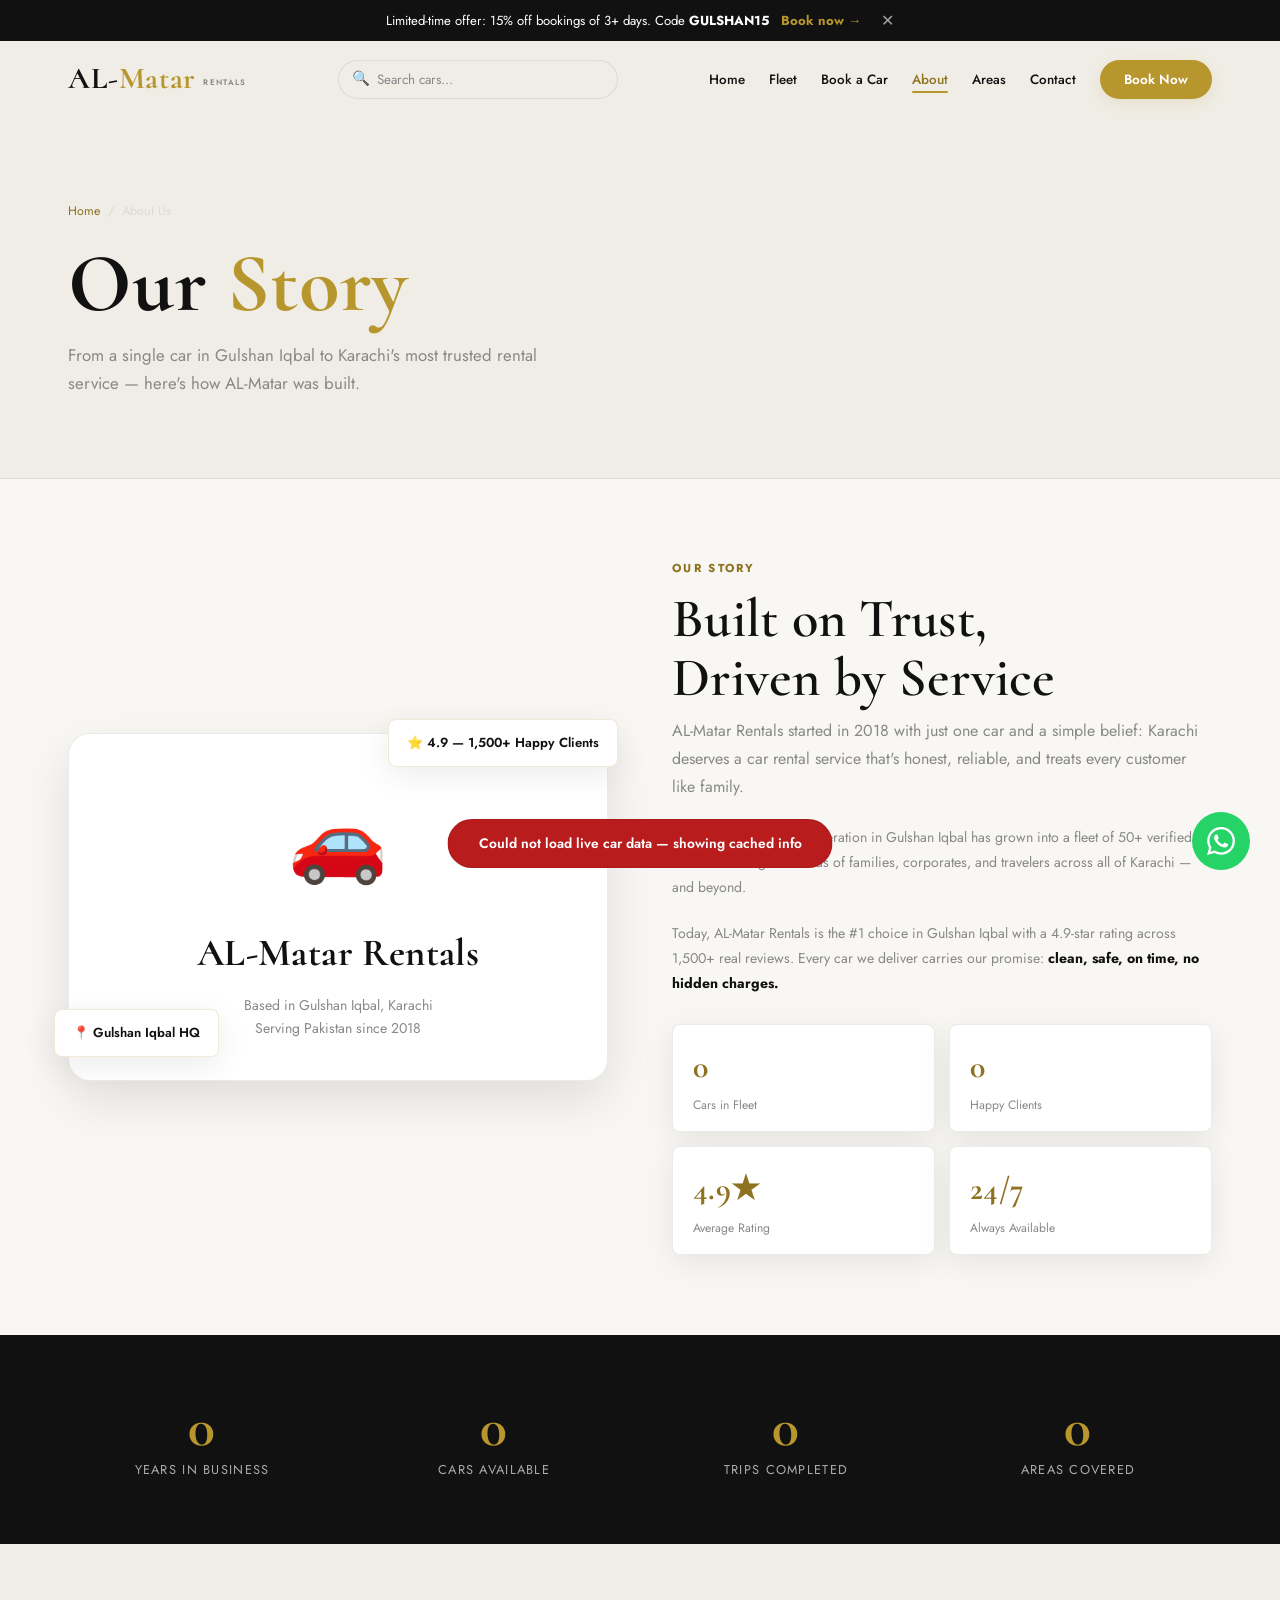
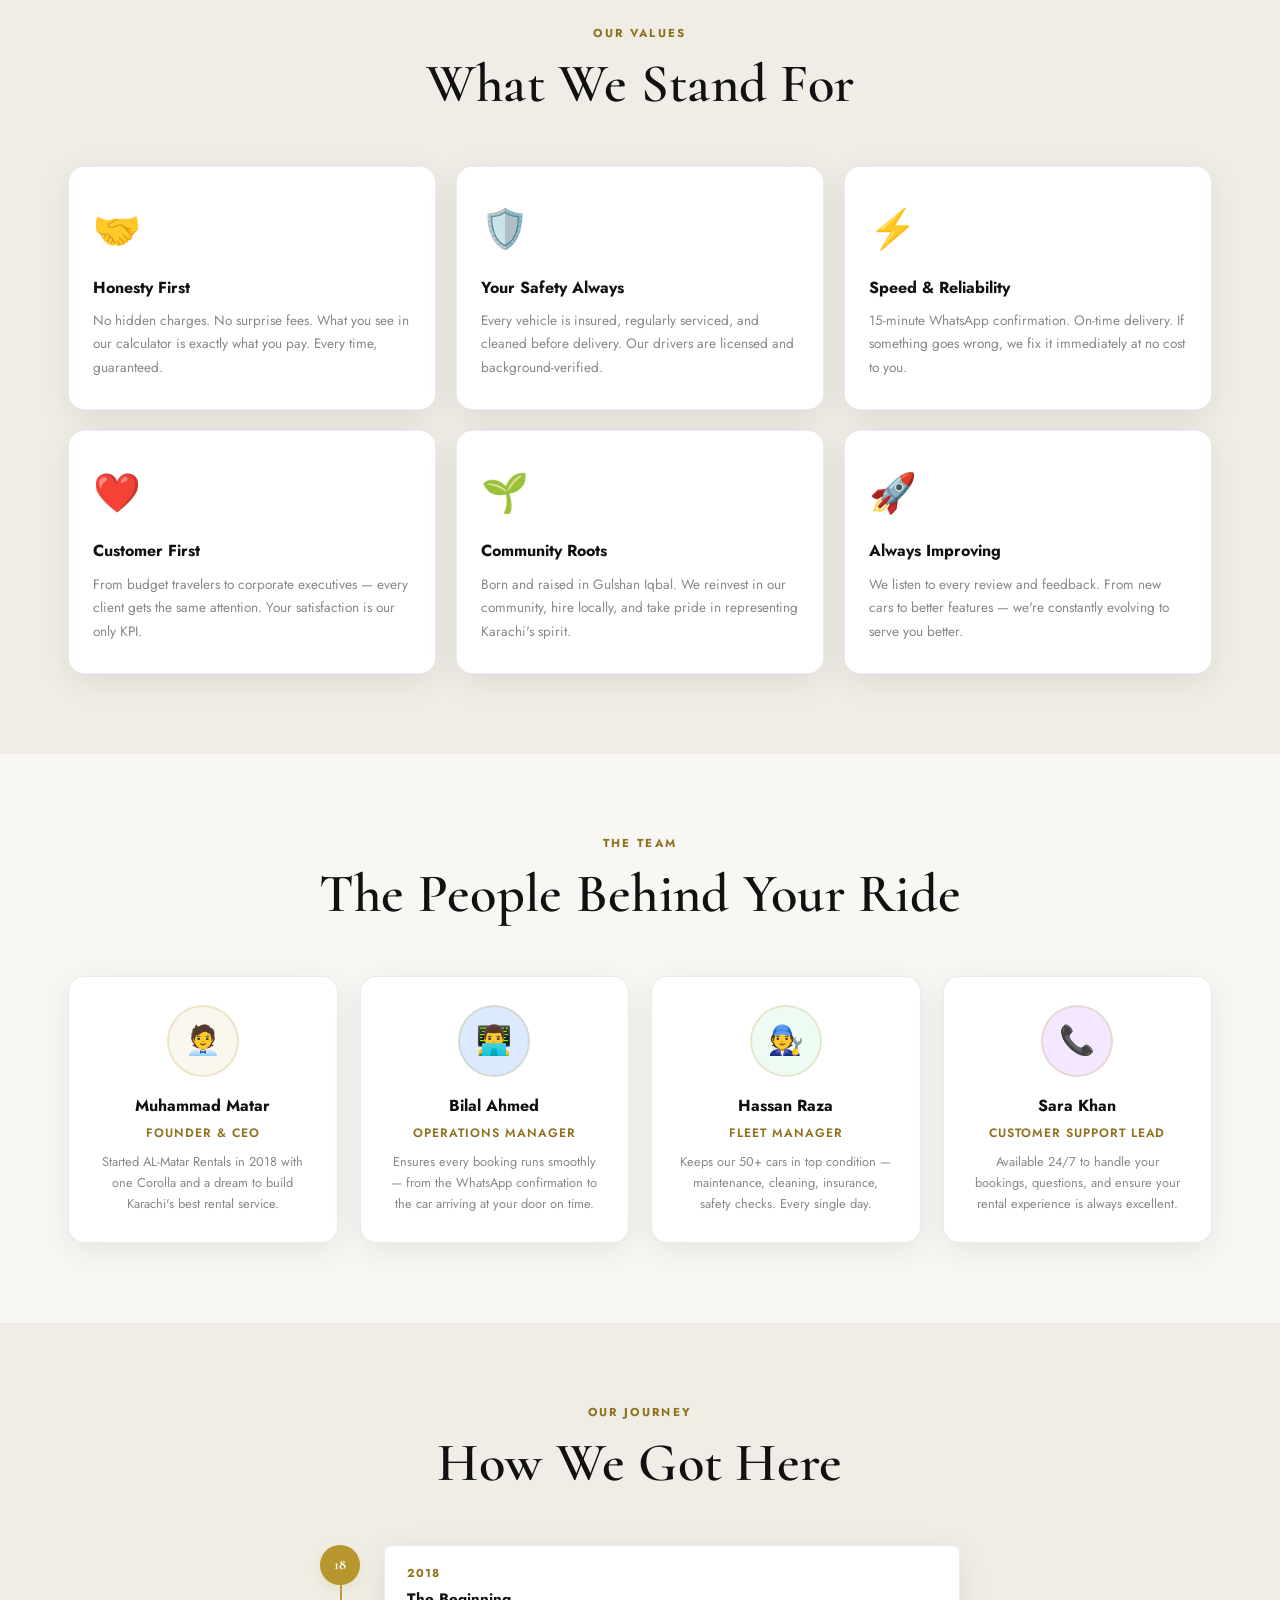
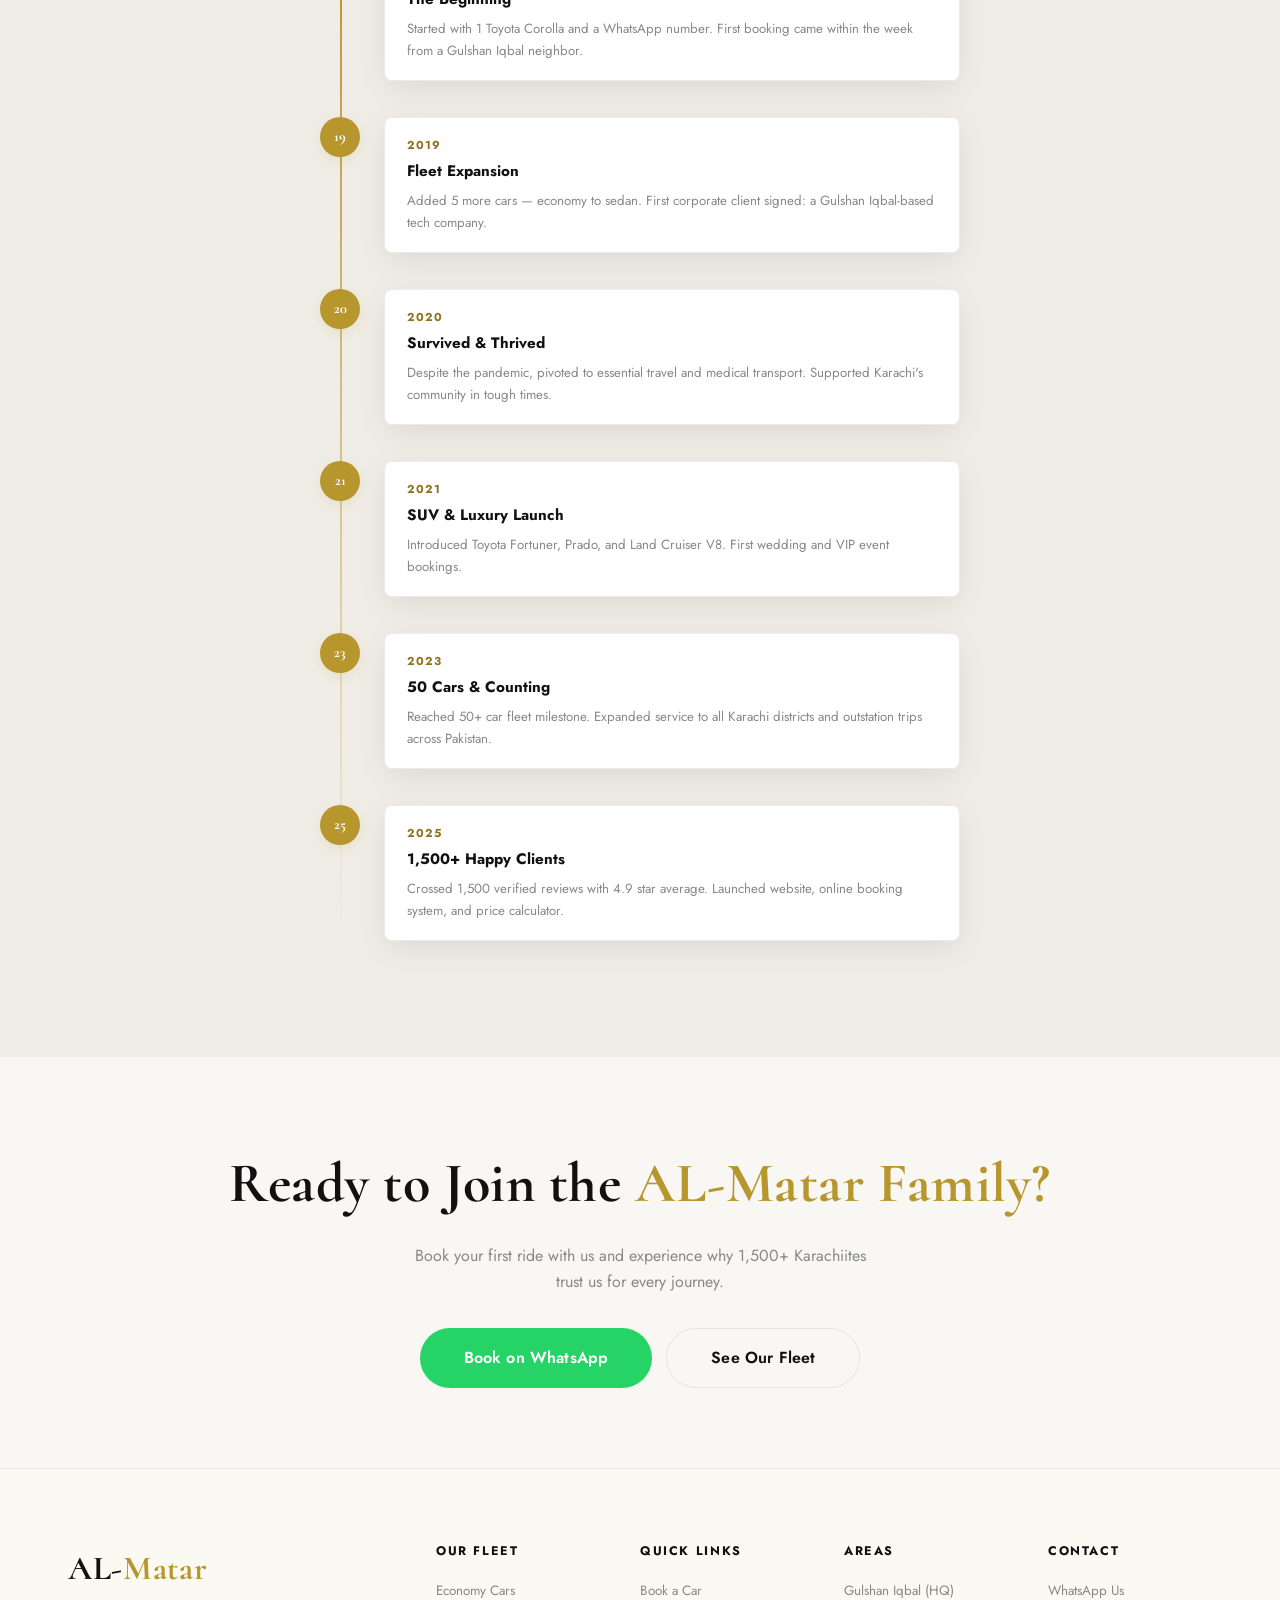
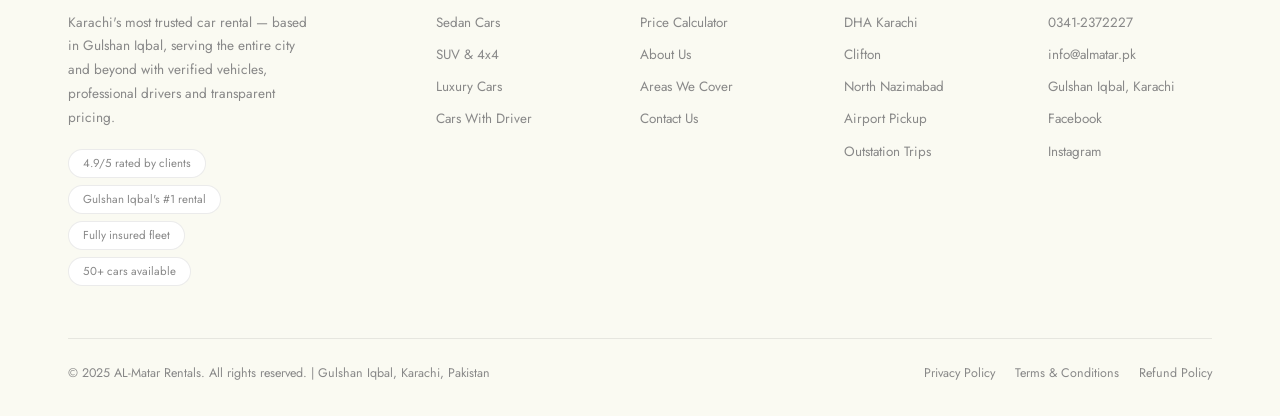
<file: about.html>
<!DOCTYPE html>
<html lang="en">
<head>
<meta charset="UTF-8"/><meta name="viewport" content="width=device-width, initial-scale=1.0"/>
<title>About Us — AL-Matar Rentals Karachi</title>
<meta name="description" content="Learn about AL-Matar Rentals — Gulshan Iqbal Karachi's most trusted car rental. Our story, mission, values and the team behind your perfect ride."/>
<link rel="preconnect" href="https://fonts.googleapis.com">
<link href="https://fonts.googleapis.com/css2?family=Cormorant:ital,wght@0,400;0,500;0,600;0,700;1,500&family=Jost:wght@300;400;500;600;700&display=swap" rel="stylesheet">
<link rel="stylesheet" href="css/global.css">
<style>
.story{padding:80px 0;background:var(--bg);}
.story__inner{display:grid;grid-template-columns:1fr 1fr;gap:64px;align-items:center;}
.story__visual{position:relative;}
.story__card-main{background:var(--surface);border:1px solid var(--border);border-radius:var(--radius-xl);padding:40px;text-align:center;box-shadow:var(--shadow-lg);}
.story__big-emoji{font-size:5rem;margin-bottom:16px;}
.story__card-main h3{font-family:var(--font-display);font-weight:700;font-size:2.4rem;color:var(--accent);letter-spacing:0.01em;margin-bottom:8px;}
.story__card-main p{color:var(--muted);font-size:0.88rem;}
.story__float{position:absolute;background:var(--surface);border:1px solid var(--primary-border);border-radius:var(--radius);padding:12px 18px;font-size:0.82rem;font-weight:600;white-space:nowrap;animation:floatY 5s ease-in-out infinite;box-shadow:var(--shadow);color:var(--accent);}
.story__float--1{top:-14px;right:-10px;}
.story__float--2{bottom:24px;left:-14px;animation-delay:2s;}
.story__text .sec-sub{margin-bottom:24px;}
.story__milestones{display:grid;grid-template-columns:1fr 1fr;gap:14px;margin-top:28px;}
.milestone{background:var(--surface);border:1px solid var(--border);border-radius:var(--radius);padding:16px 20px;box-shadow:var(--shadow);}
.milestone-num{font-family:var(--font-display);font-weight:700;font-size:2rem;color:var(--primary-dark);letter-spacing:0.01em;}
.milestone-label{font-size:0.76rem;color:var(--muted);margin-top:2px;}

.values{padding:80px 0;background:var(--surface2);}
.values-grid{display:grid;grid-template-columns:repeat(3,1fr);gap:20px;}
.val-card{background:var(--surface);border:1px solid var(--border);border-radius:var(--radius-lg);padding:30px 24px;transition:var(--transition);box-shadow:var(--shadow);}
.val-card:hover{border-color:var(--primary-border);transform:translateY(-4px);box-shadow:var(--shadow-lg);}
.val-icon{font-size:2.4rem;margin-bottom:14px;}
.val-card h3{font-family:var(--font-body);font-size:1rem;font-weight:700;color:var(--accent);margin-bottom:8px;}
.val-card p{color:var(--muted);font-size:0.85rem;line-height:1.72;}

.team{padding:80px 0;background:var(--bg);}
.team-grid{display:grid;grid-template-columns:repeat(auto-fill,minmax(220px,1fr));gap:22px;}
.team-card{background:var(--surface);border:1px solid var(--border);border-radius:var(--radius-lg);padding:28px;text-align:center;transition:var(--transition);box-shadow:var(--shadow);}
.team-card:hover{border-color:var(--primary-border);transform:translateY(-4px);box-shadow:var(--shadow-lg);}
.team-avatar{width:72px;height:72px;border-radius:50%;display:flex;align-items:center;justify-content:center;font-size:1.8rem;font-weight:800;margin:0 auto 16px;border:2px solid var(--primary-border);}
.team-card h3{font-size:1rem;font-weight:700;color:var(--accent);margin-bottom:4px;}
.team-role{font-size:0.76rem;color:var(--primary-dark);font-weight:600;text-transform:uppercase;letter-spacing:0.08em;margin-bottom:8px;}
.team-card p{font-size:0.8rem;color:var(--muted);line-height:1.65;}

.timeline{padding:80px 0;background:var(--surface2);}
.timeline-list{max-width:640px;margin:0 auto;position:relative;}
.timeline-list::before{content:'';position:absolute;left:20px;top:0;bottom:0;width:2px;background:linear-gradient(180deg,var(--primary),transparent);}
.tl-item{display:flex;gap:24px;margin-bottom:36px;position:relative;}
.tl-dot{width:40px;height:40px;border-radius:50%;background:var(--primary);color:#fff;font-family:var(--font-display);font-weight:700;font-size:0.9rem;display:flex;align-items:center;justify-content:center;flex-shrink:0;position:relative;z-index:1;box-shadow:0 4px 12px var(--primary-glow);}
.tl-body{background:var(--surface);border:1px solid var(--border);border-radius:var(--radius);padding:18px 22px;flex:1;transition:var(--transition);box-shadow:var(--shadow);}
.tl-body:hover{border-color:var(--primary-border);}
.tl-year{font-size:0.72rem;color:var(--primary-dark);font-weight:700;letter-spacing:0.1em;margin-bottom:4px;}
.tl-body h3{font-size:0.95rem;font-weight:700;color:var(--accent);margin-bottom:6px;}
.tl-body p{font-size:0.83rem;color:var(--muted);line-height:1.65;}

.stats-band{padding:64px 0;background:var(--accent);}
.stats-band-grid{display:grid;grid-template-columns:repeat(4,1fr);gap:24px;text-align:center;}
.sb-num{font-family:var(--font-display);font-weight:700;font-size:3.5rem;color:var(--primary);letter-spacing:0.01em;line-height:1;}
.sb-label{font-size:0.8rem;color:rgba(255,255,255,0.65);text-transform:uppercase;letter-spacing:0.1em;margin-top:4px;}

.about-cta{padding:80px 0;text-align:center;background:var(--bg);}
.about-cta h2{font-family:var(--font-display);font-weight:700;font-size:clamp(2rem,5vw,3.5rem);letter-spacing:0.01em;color:var(--accent);margin-bottom:14px;}
.about-cta h2 span{color:var(--primary);}
.about-cta p{color:var(--muted);margin-bottom:32px;max-width:480px;margin-left:auto;margin-right:auto;}
@media(max-width:900px){.story__inner{grid-template-columns:1fr;}.story__float{display:none;}.values-grid{grid-template-columns:repeat(2,1fr);}.stats-band-grid{grid-template-columns:repeat(2,1fr);}}
@media(max-width:640px){.values-grid{grid-template-columns:1fr;}.story__milestones{grid-template-columns:1fr 1fr;}.stats-band-grid{grid-template-columns:1fr 1fr;}}
</style>
</head>
<body>
<div id="nav-placeholder"></div>

<section class="page-hero">
  <div class="container page-hero__content">
    <div class="page-hero__breadcrumb"><a href="index.html">Home</a><span>/</span><span>About Us</span></div>
    <h1>Our <span>Story</span></h1>
    <p>From a single car in Gulshan Iqbal to Karachi's most trusted rental service — here's how AL-Matar was built.</p>
  </div>
</section>

<section class="story">
  <div class="container">
    <div class="story__inner">
      <div class="story__visual" data-aos>
        <div class="story__card-main">
          <div class="story__big-emoji">🚗</div>
          <h3>AL-Matar Rentals</h3>
          <p>Based in Gulshan Iqbal, Karachi<br>Serving Pakistan since 2018</p>
        </div>
        <div class="story__float story__float--1">⭐ 4.9 — 1,500+ Happy Clients</div>
        <div class="story__float story__float--2">📍 Gulshan Iqbal HQ</div>
      </div>
      <div class="story__text" data-aos data-delay="2">
        <span class="sec-eyebrow">Our Story</span>
        <h2 class="sec-title">Built on Trust,<br>Driven by Service</h2>
        <p class="sec-sub">AL-Matar Rentals started in 2018 with just one car and a simple belief: Karachi deserves a car rental service that's honest, reliable, and treats every customer like family.</p>
        <p style="color:var(--muted);font-size:0.88rem;line-height:1.78;margin-bottom:20px;">What began as a small operation in Gulshan Iqbal has grown into a fleet of 50+ verified vehicles serving thousands of families, corporates, and travelers across all of Karachi — and beyond.</p>
        <p style="color:var(--muted);font-size:0.88rem;line-height:1.78;">Today, AL-Matar Rentals is the #1 choice in Gulshan Iqbal with a 4.9-star rating across 1,500+ real reviews. Every car we deliver carries our promise: <strong style="color:var(--accent);">clean, safe, on time, no hidden charges.</strong></p>
        <div class="story__milestones">
          <div class="milestone"><div class="milestone-num" data-count="50">0</div><div class="milestone-label">Cars in Fleet</div></div>
          <div class="milestone"><div class="milestone-num" data-count="1500">0</div><div class="milestone-label">Happy Clients</div></div>
          <div class="milestone"><div class="milestone-num">4.9★</div><div class="milestone-label">Average Rating</div></div>
          <div class="milestone"><div class="milestone-num">24/7</div><div class="milestone-label">Always Available</div></div>
        </div>
      </div>
    </div>
  </div>
</section>

<div class="stats-band">
  <div class="container">
    <div class="stats-band-grid" data-aos>
      <div><div class="sb-num" data-count="6">0</div><div class="sb-label">Years in Business</div></div>
      <div><div class="sb-num" data-count="50">0</div><div class="sb-label">Cars Available</div></div>
      <div><div class="sb-num" data-count="1500">0</div><div class="sb-label">Trips Completed</div></div>
      <div><div class="sb-num" data-count="12">0</div><div class="sb-label">Areas Covered</div></div>
    </div>
  </div>
</div>

<section class="values">
  <div class="container">
    <div class="sec-header center" data-aos>
      <span class="sec-eyebrow">Our Values</span>
      <h2 class="sec-title">What We Stand For</h2>
    </div>
    <div class="values-grid">
      <div class="val-card" data-aos><div class="val-icon">🤝</div><h3>Honesty First</h3><p>No hidden charges. No surprise fees. What you see in our calculator is exactly what you pay. Every time, guaranteed.</p></div>
      <div class="val-card" data-aos data-delay="1"><div class="val-icon">🛡️</div><h3>Your Safety Always</h3><p>Every vehicle is insured, regularly serviced, and cleaned before delivery. Our drivers are licensed and background-verified.</p></div>
      <div class="val-card" data-aos data-delay="2"><div class="val-icon">⚡</div><h3>Speed & Reliability</h3><p>15-minute WhatsApp confirmation. On-time delivery. If something goes wrong, we fix it immediately at no cost to you.</p></div>
      <div class="val-card" data-aos><div class="val-icon">❤️</div><h3>Customer First</h3><p>From budget travelers to corporate executives — every client gets the same attention. Your satisfaction is our only KPI.</p></div>
      <div class="val-card" data-aos data-delay="1"><div class="val-icon">🌱</div><h3>Community Roots</h3><p>Born and raised in Gulshan Iqbal. We reinvest in our community, hire locally, and take pride in representing Karachi's spirit.</p></div>
      <div class="val-card" data-aos data-delay="2"><div class="val-icon">🚀</div><h3>Always Improving</h3><p>We listen to every review and feedback. From new cars to better features — we're constantly evolving to serve you better.</p></div>
    </div>
  </div>
</section>

<section class="team">
  <div class="container">
    <div class="sec-header center" data-aos>
      <span class="sec-eyebrow">The Team</span>
      <h2 class="sec-title">The People Behind Your Ride</h2>
    </div>
    <div class="team-grid">
      <div class="team-card" data-aos><div class="team-avatar" style="background:var(--primary-subtle);color:var(--primary-dark);">🧑‍💼</div><h3>Muhammad Matar</h3><div class="team-role">Founder & CEO</div><p>Started AL-Matar Rentals in 2018 with one Corolla and a dream to build Karachi's best rental service.</p></div>
      <div class="team-card" data-aos data-delay="1"><div class="team-avatar" style="background:#dbeafe;color:#1d4ed8;">👨‍💻</div><h3>Bilal Ahmed</h3><div class="team-role">Operations Manager</div><p>Ensures every booking runs smoothly — from the WhatsApp confirmation to the car arriving at your door on time.</p></div>
      <div class="team-card" data-aos data-delay="2"><div class="team-avatar" style="background:var(--success-bg);color:#15803d;">🧑‍🔧</div><h3>Hassan Raza</h3><div class="team-role">Fleet Manager</div><p>Keeps our 50+ cars in top condition — maintenance, cleaning, insurance, safety checks. Every single day.</p></div>
      <div class="team-card" data-aos data-delay="3"><div class="team-avatar" style="background:#f3e8ff;color:#7c3aed;">📞</div><h3>Sara Khan</h3><div class="team-role">Customer Support Lead</div><p>Available 24/7 to handle your bookings, questions, and ensure your rental experience is always excellent.</p></div>
    </div>
  </div>
</section>

<section class="timeline">
  <div class="container">
    <div class="sec-header center" data-aos>
      <span class="sec-eyebrow">Our Journey</span>
      <h2 class="sec-title">How We Got Here</h2>
    </div>
    <div class="timeline-list" data-aos>
      <div class="tl-item"><div class="tl-dot">18</div><div class="tl-body"><div class="tl-year">2018</div><h3>The Beginning</h3><p>Started with 1 Toyota Corolla and a WhatsApp number. First booking came within the week from a Gulshan Iqbal neighbor.</p></div></div>
      <div class="tl-item"><div class="tl-dot">19</div><div class="tl-body"><div class="tl-year">2019</div><h3>Fleet Expansion</h3><p>Added 5 more cars — economy to sedan. First corporate client signed: a Gulshan Iqbal-based tech company.</p></div></div>
      <div class="tl-item"><div class="tl-dot">20</div><div class="tl-body"><div class="tl-year">2020</div><h3>Survived & Thrived</h3><p>Despite the pandemic, pivoted to essential travel and medical transport. Supported Karachi's community in tough times.</p></div></div>
      <div class="tl-item"><div class="tl-dot">21</div><div class="tl-body"><div class="tl-year">2021</div><h3>SUV & Luxury Launch</h3><p>Introduced Toyota Fortuner, Prado, and Land Cruiser V8. First wedding and VIP event bookings.</p></div></div>
      <div class="tl-item"><div class="tl-dot">23</div><div class="tl-body"><div class="tl-year">2023</div><h3>50 Cars & Counting</h3><p>Reached 50+ car fleet milestone. Expanded service to all Karachi districts and outstation trips across Pakistan.</p></div></div>
      <div class="tl-item"><div class="tl-dot">25</div><div class="tl-body"><div class="tl-year">2025</div><h3>1,500+ Happy Clients</h3><p>Crossed 1,500 verified reviews with 4.9 star average. Launched website, online booking system, and price calculator.</p></div></div>
    </div>
  </div>
</section>

<section class="about-cta">
  <div class="container">
    <div data-aos>
      <h2>Ready to Join the <span>AL-Matar Family?</span></h2>
      <p>Book your first ride with us and experience why 1,500+ Karachiites trust us for every journey.</p>
      <div style="display:flex;gap:14px;justify-content:center;flex-wrap:wrap;">
        <a href="https://wa.me/923001234567?text=Assalamualaikum!%20I%20want%20to%20book%20a%20car%20from%20AL-Matar%20Rentals." class="btn btn-wa btn-lg" target="_blank">Book on WhatsApp</a>
        <a href="fleet.html" class="btn btn-outline btn-lg">See Our Fleet</a>
      </div>
    </div>
  </div>
</section>

<div id="footer-placeholder"></div>
<script src="js/components.js"></script>
<script src="js/cars-loader.js"></script>
<script>
document.getElementById('nav-placeholder').innerHTML = getNavbar('about');
document.getElementById('footer-placeholder').innerHTML = getFooter();
</script>
<script src="js/global.js"></script>
</body>
</html>
</file>
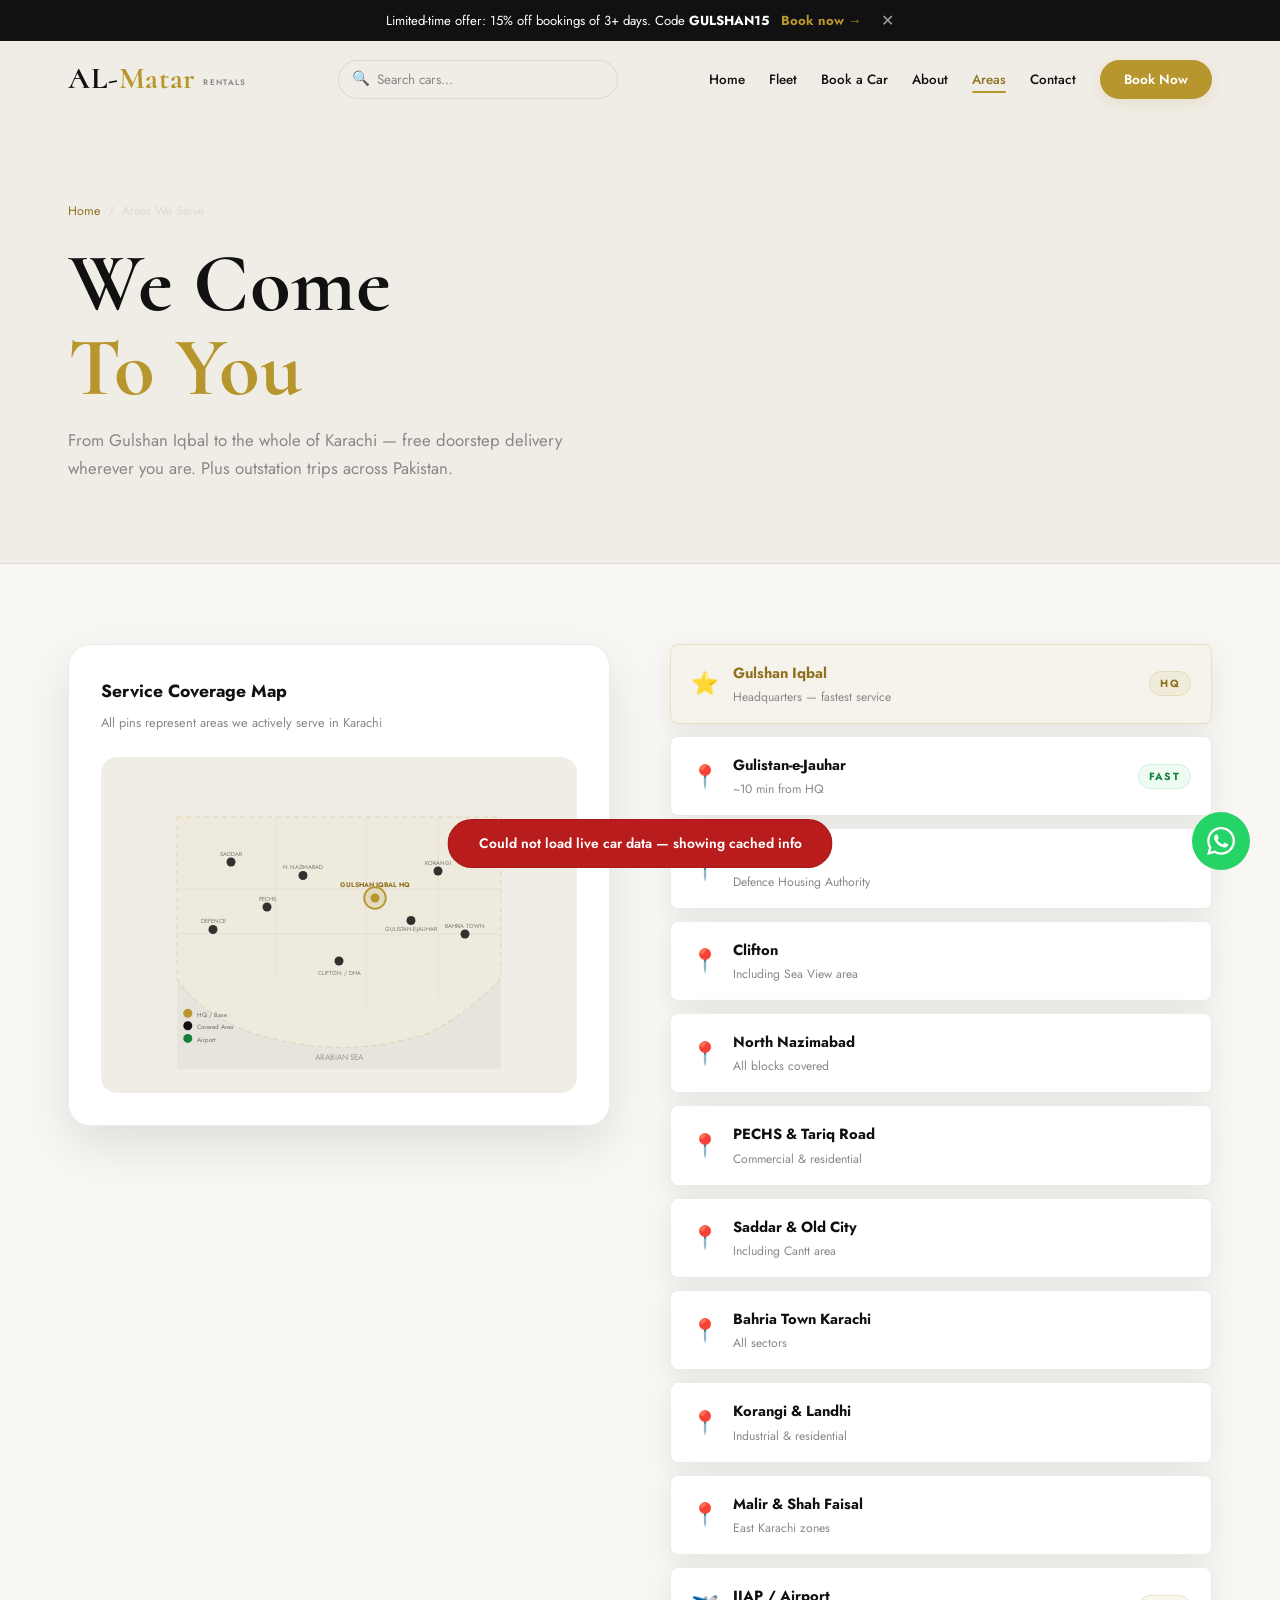
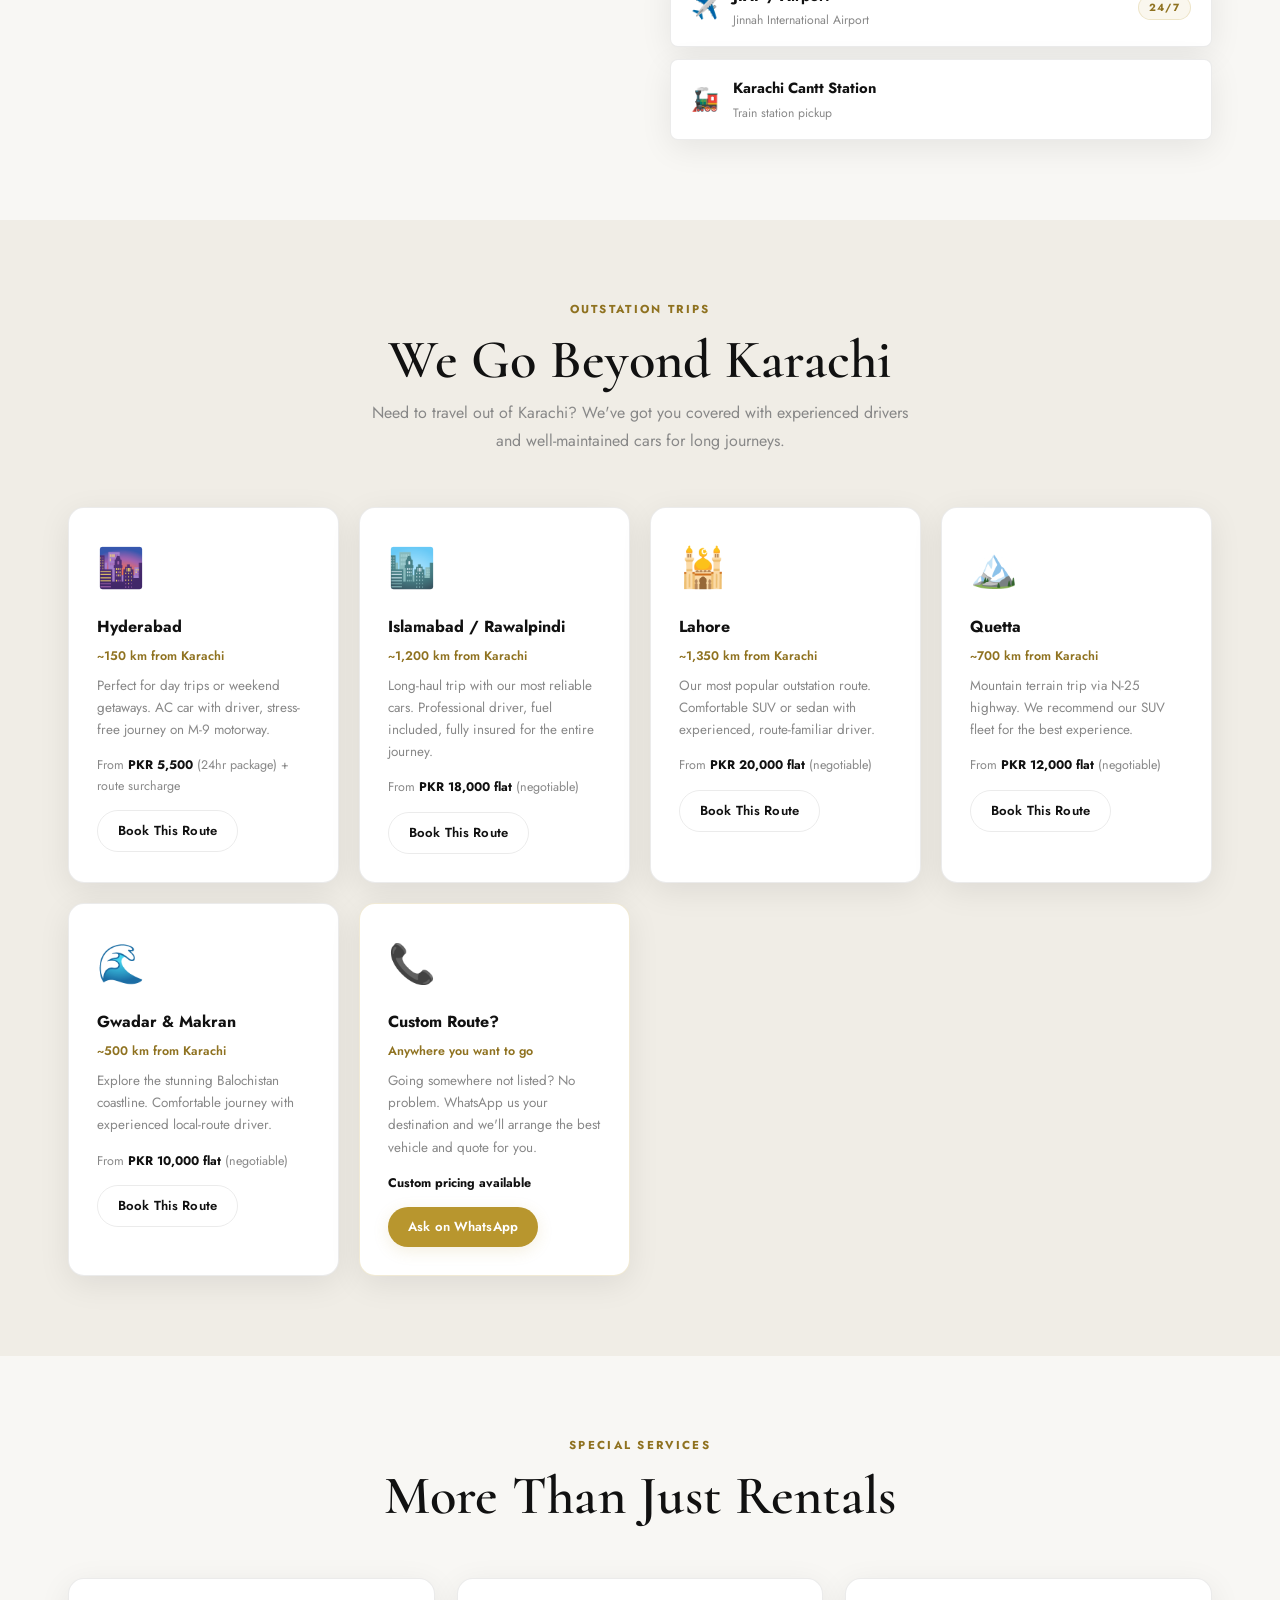
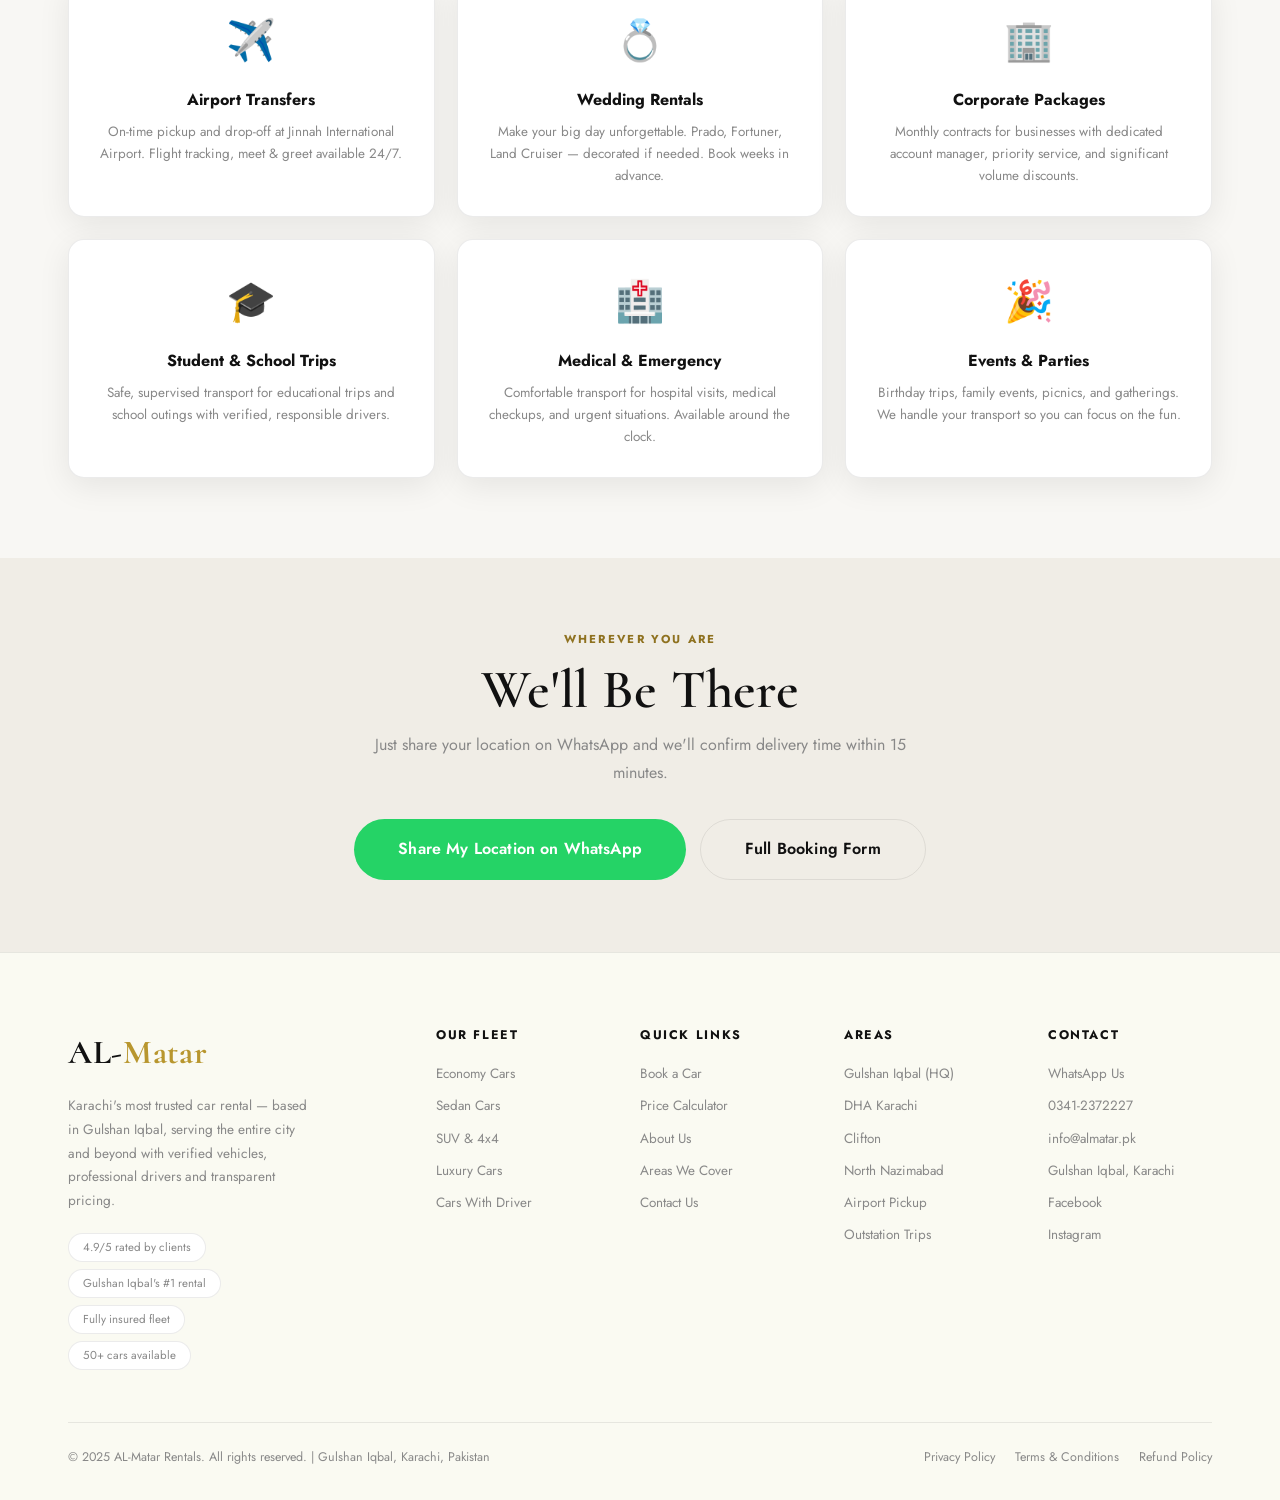
<file: areas.html>
<!DOCTYPE html>
<html lang="en">

<head>
  <meta charset="UTF-8" />
  <meta name="viewport" content="width=device-width, initial-scale=1.0" />
  <title>Areas We Serve — AL-Matar Rentals Karachi</title>
  <meta name="description"
    content="AL-Matar Rentals covers all of Karachi — Gulshan Iqbal, DHA, Clifton, North Nazimabad, PECHS, Bahria Town and outstation trips across Pakistan." />
  <link rel="preconnect" href="https://fonts.googleapis.com">
  <link
    href="https://fonts.googleapis.com/css2?family=Cormorant:ital,wght@0,400;0,500;0,600;0,700;1,500&family=Jost:wght@300;400;500;600;700&display=swap"
    rel="stylesheet">
  <link rel="stylesheet" href="css/global.css">
  <style>
    .coverage {
      padding: 80px 0;
      background: var(--bg);
    }

    .coverage__inner {
      display: grid;
      grid-template-columns: 1fr 1fr;
      gap: 60px;
      align-items: start;
    }

    .khi-map {
      background: var(--surface);
      border: 1px solid var(--border);
      border-radius: var(--radius-xl);
      padding: 32px;
      position: relative;
      overflow: hidden;
      box-shadow: var(--shadow-lg);
    }

    .khi-map__title {
      font-family: var(--font-body);
      font-size: 1.1rem;
      font-weight: 700;
      color: var(--accent);
      margin-bottom: 6px;
    }

    .khi-map__sub {
      font-size: 0.8rem;
      color: var(--muted);
      margin-bottom: 24px;
    }

    .map-svg-wrap {
      position: relative;
      background: var(--surface2);
      border-radius: var(--radius-lg);
      padding: 24px;
      min-height: 320px;
      display: flex;
      align-items: center;
      justify-content: center;
    }

    .areas-list {
      display: flex;
      flex-direction: column;
      gap: 12px;
    }

    .area-card {
      background: var(--surface);
      border: 1px solid var(--border);
      border-radius: var(--radius);
      padding: 16px 20px;
      display: flex;
      align-items: center;
      gap: 14px;
      transition: var(--transition);
      cursor: default;
      box-shadow: var(--shadow);
    }

    .area-card:hover {
      border-color: var(--primary-border);
      transform: translateX(4px);
    }

    .area-card--hq {
      border-color: var(--primary-border);
      background: var(--primary-subtle4);
    }

    .area-icon {
      font-size: 1.4rem;
      flex-shrink: 0;
    }

    .area-info {
      flex: 1;
    }

    .area-name {
      font-size: 0.92rem;
      font-weight: 700;
      color: var(--accent);
      margin-bottom: 2px;
    }

    .area-card--hq .area-name {
      color: var(--primary-dark);
    }

    .area-dist {
      font-size: 0.76rem;
      color: var(--muted);
    }

    .area-badge {
      font-size: 0.65rem;
      font-weight: 700;
      padding: 3px 10px;
      border-radius: 50px;
    }

    .outstation {
      padding: 80px 0;
      background: var(--surface2);
    }

    .out-grid {
      display: grid;
      grid-template-columns: repeat(auto-fill, minmax(260px, 1fr));
      gap: 20px;
    }

    .out-card {
      background: var(--surface);
      border: 1px solid var(--border);
      border-radius: var(--radius-lg);
      padding: 28px;
      transition: var(--transition);
      box-shadow: var(--shadow);
    }

    .out-card:hover {
      border-color: var(--primary-border);
      transform: translateY(-4px);
      box-shadow: var(--shadow-lg);
    }

    .out-icon {
      font-size: 2.4rem;
      margin-bottom: 14px;
    }

    .out-card h3 {
      font-family: var(--font-body);
      font-size: 1rem;
      font-weight: 700;
      color: var(--accent);
      margin-bottom: 6px;
    }

    .out-dist {
      font-size: 0.78rem;
      color: var(--primary-dark);
      font-weight: 600;
      margin-bottom: 8px;
    }

    .out-card p {
      color: var(--muted);
      font-size: 0.84rem;
      line-height: 1.65;
      margin-bottom: 14px;
    }

    .out-price {
      font-size: 0.78rem;
      color: var(--muted);
    }

    .out-price strong {
      color: var(--accent);
    }

    .services-band {
      padding: 80px 0;
      background: var(--bg);
    }

    .services-grid {
      display: grid;
      grid-template-columns: repeat(3, 1fr);
      gap: 22px;
    }

    .svc-card {
      background: var(--surface);
      border: 1px solid var(--border);
      border-radius: var(--radius-lg);
      padding: 28px;
      text-align: center;
      transition: var(--transition);
      box-shadow: var(--shadow);
    }

    .svc-card:hover {
      border-color: var(--primary-border);
      transform: translateY(-4px);
      box-shadow: var(--shadow-lg);
    }

    .svc-icon {
      font-size: 2.5rem;
      margin-bottom: 14px;
    }

    .svc-card h3 {
      font-family: var(--font-body);
      font-size: 1rem;
      font-weight: 700;
      color: var(--accent);
      margin-bottom: 8px;
    }

    .svc-card p {
      color: var(--muted);
      font-size: 0.84rem;
      line-height: 1.65;
    }

    .areas-cta {
      padding: 72px 0;
      text-align: center;
      background: var(--surface2);
    }

    @media(max-width:900px) {
      .coverage__inner {
        grid-template-columns: 1fr;
      }

      .services-grid {
        grid-template-columns: 1fr 1fr;
      }
    }

    @media(max-width:640px) {
      .services-grid {
        grid-template-columns: 1fr;
      }
    }
  </style>
</head>

<body>
  <div id="nav-placeholder"></div>

  <section class="page-hero">
    <div class="container page-hero__content">
      <div class="page-hero__breadcrumb"><a href="index.html">Home</a><span>/</span><span>Areas We Serve</span></div>
      <h1>We Come<br><span>To You</span></h1>
      <p>From Gulshan Iqbal to the whole of Karachi — free doorstep delivery wherever you are. Plus outstation trips
        across Pakistan.</p>
    </div>
  </section>

  <section class="coverage">
    <div class="container">
      <div class="coverage__inner">
        <div class="khi-map" data-aos>
          <div class="khi-map__title">Service Coverage Map</div>
          <div class="khi-map__sub">All pins represent areas we actively serve in Karachi</div>
          <div class="map-svg-wrap">
            <svg viewBox="0 0 400 320" xmlns="http://www.w3.org/2000/svg" style="width:100%;max-width:360px;">
              <path d="M20 40 L380 40 L380 220 Q340 260 300 280 Q240 300 180 295 Q120 290 80 270 Q40 250 20 220 Z"
                fill="rgba(184,150,46,0.04)" stroke="rgba(184,150,46,0.18)" stroke-width="1.5" stroke-dasharray="6,4" />
              <path d="M20 220 Q40 250 80 270 Q120 290 180 295 Q240 300 300 280 Q340 260 380 220 L380 320 L20 320 Z"
                fill="rgba(17,17,17,0.04)" />
              <text x="200" y="310" fill="rgba(17,17,17,0.35)" font-size="9" text-anchor="middle"
                font-family="Jost">ARABIAN SEA</text>
              <line x1="20" y1="120" x2="380" y2="120" stroke="rgba(0,0,0,0.05)" stroke-width="1" />
              <line x1="20" y1="170" x2="380" y2="170" stroke="rgba(0,0,0,0.05)" stroke-width="1" />
              <line x1="130" y1="40" x2="130" y2="220" stroke="rgba(0,0,0,0.05)" stroke-width="1" />
              <line x1="230" y1="40" x2="230" y2="250" stroke="rgba(0,0,0,0.05)" stroke-width="1" />
              <line x1="310" y1="40" x2="310" y2="240" stroke="rgba(0,0,0,0.05)" stroke-width="1" />
              <circle cx="240" cy="130" r="12" fill="rgba(184,150,46,0.18)" stroke="#B8962E" stroke-width="2" />
              <circle cx="240" cy="130" r="5" fill="#B8962E" />
              <text x="240" y="118" fill="#8F7220" font-size="7.5" text-anchor="middle" font-family="Jost"
                font-weight="700">GULSHAN IQBAL HQ</text>
              <g opacity="0.85">
                <circle cx="200" cy="200" r="5" fill="#111111" />
                <text x="200" y="215" fill="rgba(17,17,17,0.6)" font-size="6.5" text-anchor="middle"
                  font-family="Jost">CLIFTON / DHA</text>
                <circle cx="160" cy="105" r="5" fill="#111111" />
                <text x="160" y="98" fill="rgba(17,17,17,0.6)" font-size="6.5" text-anchor="middle"
                  font-family="Jost">N.NAZIMABAD</text>
                <circle cx="280" cy="155" r="5" fill="#111111" />
                <text x="280" y="167" fill="rgba(17,17,17,0.6)" font-size="6.5" text-anchor="middle"
                  font-family="Jost">GULISTAN-E-JAUHAR</text>
                <circle cx="310" cy="100" r="5" fill="#111111" />
                <text x="310" y="93" fill="rgba(17,17,17,0.6)" font-size="6.5" text-anchor="middle"
                  font-family="Jost">KORANGI</text>
                <circle cx="120" cy="140" r="5" fill="#111111" />
                <text x="120" y="133" fill="rgba(17,17,17,0.6)" font-size="6.5" text-anchor="middle"
                  font-family="Jost">PECHS</text>
                <circle cx="80" cy="90" r="5" fill="#111111" />
                <text x="80" y="83" fill="rgba(17,17,17,0.6)" font-size="6.5" text-anchor="middle"
                  font-family="Jost">SADDAR</text>
                <circle cx="350" cy="75" r="5" fill="#15803d" />
                <text x="350" y="68" fill="rgba(17,17,17,0.6)" font-size="6.5" text-anchor="middle"
                  font-family="Jost">AIRPORT</text>
                <circle cx="60" cy="165" r="5" fill="#111111" />
                <text x="60" y="158" fill="rgba(17,17,17,0.6)" font-size="6.5" text-anchor="middle"
                  font-family="Jost">DEFENCE</text>
                <circle cx="340" cy="170" r="5" fill="#111111" />
                <text x="340" y="163" fill="rgba(17,17,17,0.6)" font-size="6.5" text-anchor="middle"
                  font-family="Jost">BAHRIA TOWN</text>
              </g>
              <circle cx="32" cy="258" r="5" fill="#B8962E" />
              <text x="42" y="262" fill="rgba(17,17,17,0.55)" font-size="7" font-family="Jost">HQ / Base</text>
              <circle cx="32" cy="272" r="5" fill="#111111" />
              <text x="42" y="276" fill="rgba(17,17,17,0.55)" font-size="7" font-family="Jost">Covered Area</text>
              <circle cx="32" cy="286" r="5" fill="#15803d" />
              <text x="42" y="290" fill="rgba(17,17,17,0.55)" font-size="7" font-family="Jost">Airport</text>
            </svg>
          </div>
        </div>

        <div class="areas-list" data-aos data-delay="2">
          <div class="area-card area-card--hq">
            <div class="area-icon">⭐</div>
            <div class="area-info">
              <div class="area-name">Gulshan Iqbal</div>
              <div class="area-dist">Headquarters — fastest service</div>
            </div><span class="area-badge tag tag-gold">HQ</span>
          </div>
          <div class="area-card">
            <div class="area-icon">📍</div>
            <div class="area-info">
              <div class="area-name">Gulistan-e-Jauhar</div>
              <div class="area-dist">~10 min from HQ</div>
            </div><span class="area-badge tag tag-green">Fast</span>
          </div>
          <div class="area-card">
            <div class="area-icon">📍</div>
            <div class="area-info">
              <div class="area-name">DHA Karachi</div>
              <div class="area-dist">Defence Housing Authority</div>
            </div>
          </div>
          <div class="area-card">
            <div class="area-icon">📍</div>
            <div class="area-info">
              <div class="area-name">Clifton</div>
              <div class="area-dist">Including Sea View area</div>
            </div>
          </div>
          <div class="area-card">
            <div class="area-icon">📍</div>
            <div class="area-info">
              <div class="area-name">North Nazimabad</div>
              <div class="area-dist">All blocks covered</div>
            </div>
          </div>
          <div class="area-card">
            <div class="area-icon">📍</div>
            <div class="area-info">
              <div class="area-name">PECHS & Tariq Road</div>
              <div class="area-dist">Commercial & residential</div>
            </div>
          </div>
          <div class="area-card">
            <div class="area-icon">📍</div>
            <div class="area-info">
              <div class="area-name">Saddar & Old City</div>
              <div class="area-dist">Including Cantt area</div>
            </div>
          </div>
          <div class="area-card">
            <div class="area-icon">📍</div>
            <div class="area-info">
              <div class="area-name">Bahria Town Karachi</div>
              <div class="area-dist">All sectors</div>
            </div>
          </div>
          <div class="area-card">
            <div class="area-icon">📍</div>
            <div class="area-info">
              <div class="area-name">Korangi & Landhi</div>
              <div class="area-dist">Industrial & residential</div>
            </div>
          </div>
          <div class="area-card">
            <div class="area-icon">📍</div>
            <div class="area-info">
              <div class="area-name">Malir & Shah Faisal</div>
              <div class="area-dist">East Karachi zones</div>
            </div>
          </div>
          <div class="area-card">
            <div class="area-icon">✈️</div>
            <div class="area-info">
              <div class="area-name">JIAP / Airport</div>
              <div class="area-dist">Jinnah International Airport</div>
            </div><span class="area-badge tag tag-gold">24/7</span>
          </div>
          <div class="area-card">
            <div class="area-icon">🚂</div>
            <div class="area-info">
              <div class="area-name">Karachi Cantt Station</div>
              <div class="area-dist">Train station pickup</div>
            </div>
          </div>
        </div>
      </div>
    </div>
  </section>

  <section class="outstation">
    <div class="container">
      <div class="sec-header center" data-aos>
        <span class="sec-eyebrow">Outstation Trips</span>
        <h2 class="sec-title">We Go Beyond Karachi</h2>
        <p class="sec-sub">Need to travel out of Karachi? We've got you covered with experienced drivers and
          well-maintained cars for long journeys.</p>
      </div>
      <div class="out-grid">
        <div class="out-card" data-aos>
          <div class="out-icon">🌆</div>
          <h3>Hyderabad</h3>
          <div class="out-dist">~150 km from Karachi</div>
          <p>Perfect for day trips or weekend getaways. AC car with driver, stress-free journey on M-9 motorway.</p>
          <div class="out-price">From <strong>PKR 5,500</strong> (24hr package) + route surcharge</div><a
            href="booking.html" class="btn btn-outline btn-sm" style="margin-top:14px;display:inline-flex;">Book This
            Route</a>
        </div>
        <div class="out-card" data-aos data-delay="1">
          <div class="out-icon">🏙️</div>
          <h3>Islamabad / Rawalpindi</h3>
          <div class="out-dist">~1,200 km from Karachi</div>
          <p>Long-haul trip with our most reliable cars. Professional driver, fuel included, fully insured for the
            entire journey.</p>
          <div class="out-price">From <strong>PKR 18,000 flat</strong> (negotiable)</div><a href="booking.html"
            class="btn btn-outline btn-sm" style="margin-top:14px;display:inline-flex;">Book This Route</a>
        </div>
        <div class="out-card" data-aos data-delay="2">
          <div class="out-icon">🕌</div>
          <h3>Lahore</h3>
          <div class="out-dist">~1,350 km from Karachi</div>
          <p>Our most popular outstation route. Comfortable SUV or sedan with experienced, route-familiar driver.</p>
          <div class="out-price">From <strong>PKR 20,000 flat</strong> (negotiable)</div><a href="booking.html"
            class="btn btn-outline btn-sm" style="margin-top:14px;display:inline-flex;">Book This Route</a>
        </div>
        <div class="out-card" data-aos>
          <div class="out-icon">🏔️</div>
          <h3>Quetta</h3>
          <div class="out-dist">~700 km from Karachi</div>
          <p>Mountain terrain trip via N-25 highway. We recommend our SUV fleet for the best experience.</p>
          <div class="out-price">From <strong>PKR 12,000 flat</strong> (negotiable)</div><a href="booking.html"
            class="btn btn-outline btn-sm" style="margin-top:14px;display:inline-flex;">Book This Route</a>
        </div>
        <div class="out-card" data-aos data-delay="1">
          <div class="out-icon">🌊</div>
          <h3>Gwadar & Makran</h3>
          <div class="out-dist">~500 km from Karachi</div>
          <p>Explore the stunning Balochistan coastline. Comfortable journey with experienced local-route driver.</p>
          <div class="out-price">From <strong>PKR 10,000 flat</strong> (negotiable)</div><a href="booking.html"
            class="btn btn-outline btn-sm" style="margin-top:14px;display:inline-flex;">Book This Route</a>
        </div>
        <div class="out-card" data-aos data-delay="2" style="border-color:var(--primary-border);">
          <div class="out-icon">📞</div>
          <h3>Custom Route?</h3>
          <div class="out-dist">Anywhere you want to go</div>
          <p>Going somewhere not listed? No problem. WhatsApp us your destination and we'll arrange the best vehicle and
            quote for you.</p>
          <div class="out-price"><strong>Custom pricing available</strong></div><a
            href="https://wa.me/923412372227?text=Assalamualaikum!%20I%20need%20a%20custom%20outstation%20route%20from%20AL-Matar%20Rentals."
            class="btn btn-gold btn-sm" style="margin-top:14px;display:inline-flex;" target="_blank">Ask on WhatsApp</a>
        </div>
      </div>
    </div>
  </section>

  <section class="services-band">
    <div class="container">
      <div class="sec-header center" data-aos>
        <span class="sec-eyebrow">Special Services</span>
        <h2 class="sec-title">More Than Just Rentals</h2>
      </div>
      <div class="services-grid">
        <div class="svc-card" data-aos>
          <div class="svc-icon">✈️</div>
          <h3>Airport Transfers</h3>
          <p>On-time pickup and drop-off at Jinnah International Airport. Flight tracking, meet & greet available 24/7.
          </p>
        </div>
        <div class="svc-card" data-aos data-delay="1">
          <div class="svc-icon">💍</div>
          <h3>Wedding Rentals</h3>
          <p>Make your big day unforgettable. Prado, Fortuner, Land Cruiser — decorated if needed. Book weeks in
            advance.</p>
        </div>
        <div class="svc-card" data-aos data-delay="2">
          <div class="svc-icon">🏢</div>
          <h3>Corporate Packages</h3>
          <p>Monthly contracts for businesses with dedicated account manager, priority service, and significant volume
            discounts.</p>
        </div>
        <div class="svc-card" data-aos>
          <div class="svc-icon">🎓</div>
          <h3>Student & School Trips</h3>
          <p>Safe, supervised transport for educational trips and school outings with verified, responsible drivers.</p>
        </div>
        <div class="svc-card" data-aos data-delay="1">
          <div class="svc-icon">🏥</div>
          <h3>Medical & Emergency</h3>
          <p>Comfortable transport for hospital visits, medical checkups, and urgent situations. Available around the
            clock.</p>
        </div>
        <div class="svc-card" data-aos data-delay="2">
          <div class="svc-icon">🎉</div>
          <h3>Events & Parties</h3>
          <p>Birthday trips, family events, picnics, and gatherings. We handle your transport so you can focus on the
            fun.</p>
        </div>
      </div>
    </div>
  </section>

  <section class="areas-cta">
    <div class="container">
      <div data-aos>
        <span class="sec-eyebrow">Wherever You Are</span>
        <h2 class="sec-title">We'll Be There</h2>
        <p class="sec-sub" style="margin:12px auto 32px;text-align:center;">Just share your location on WhatsApp and
          we'll confirm delivery time within 15 minutes.</p>
        <div style="display:flex;gap:14px;justify-content:center;flex-wrap:wrap;">
          <a href="https://wa.me/923412372227?text=Assalamualaikum!%20I%20need%20a%20car%20delivered%20to%20my%20location%20from%20AL-Matar%20Rentals."
            class="btn btn-wa btn-lg" target="_blank">Share My Location on WhatsApp</a>
          <a href="booking.html" class="btn btn-outline btn-lg">Full Booking Form</a>
        </div>
      </div>
    </div>
  </section>

  <div id="footer-placeholder"></div>
  <script src="js/components.js"></script>
  <script src="js/cars-loader.js"></script>
  <script>
    document.getElementById('nav-placeholder').innerHTML = getNavbar('areas');
    document.getElementById('footer-placeholder').innerHTML = getFooter();
  </script>
  <script src="js/global.js"></script>
</body>

</html>
</file>
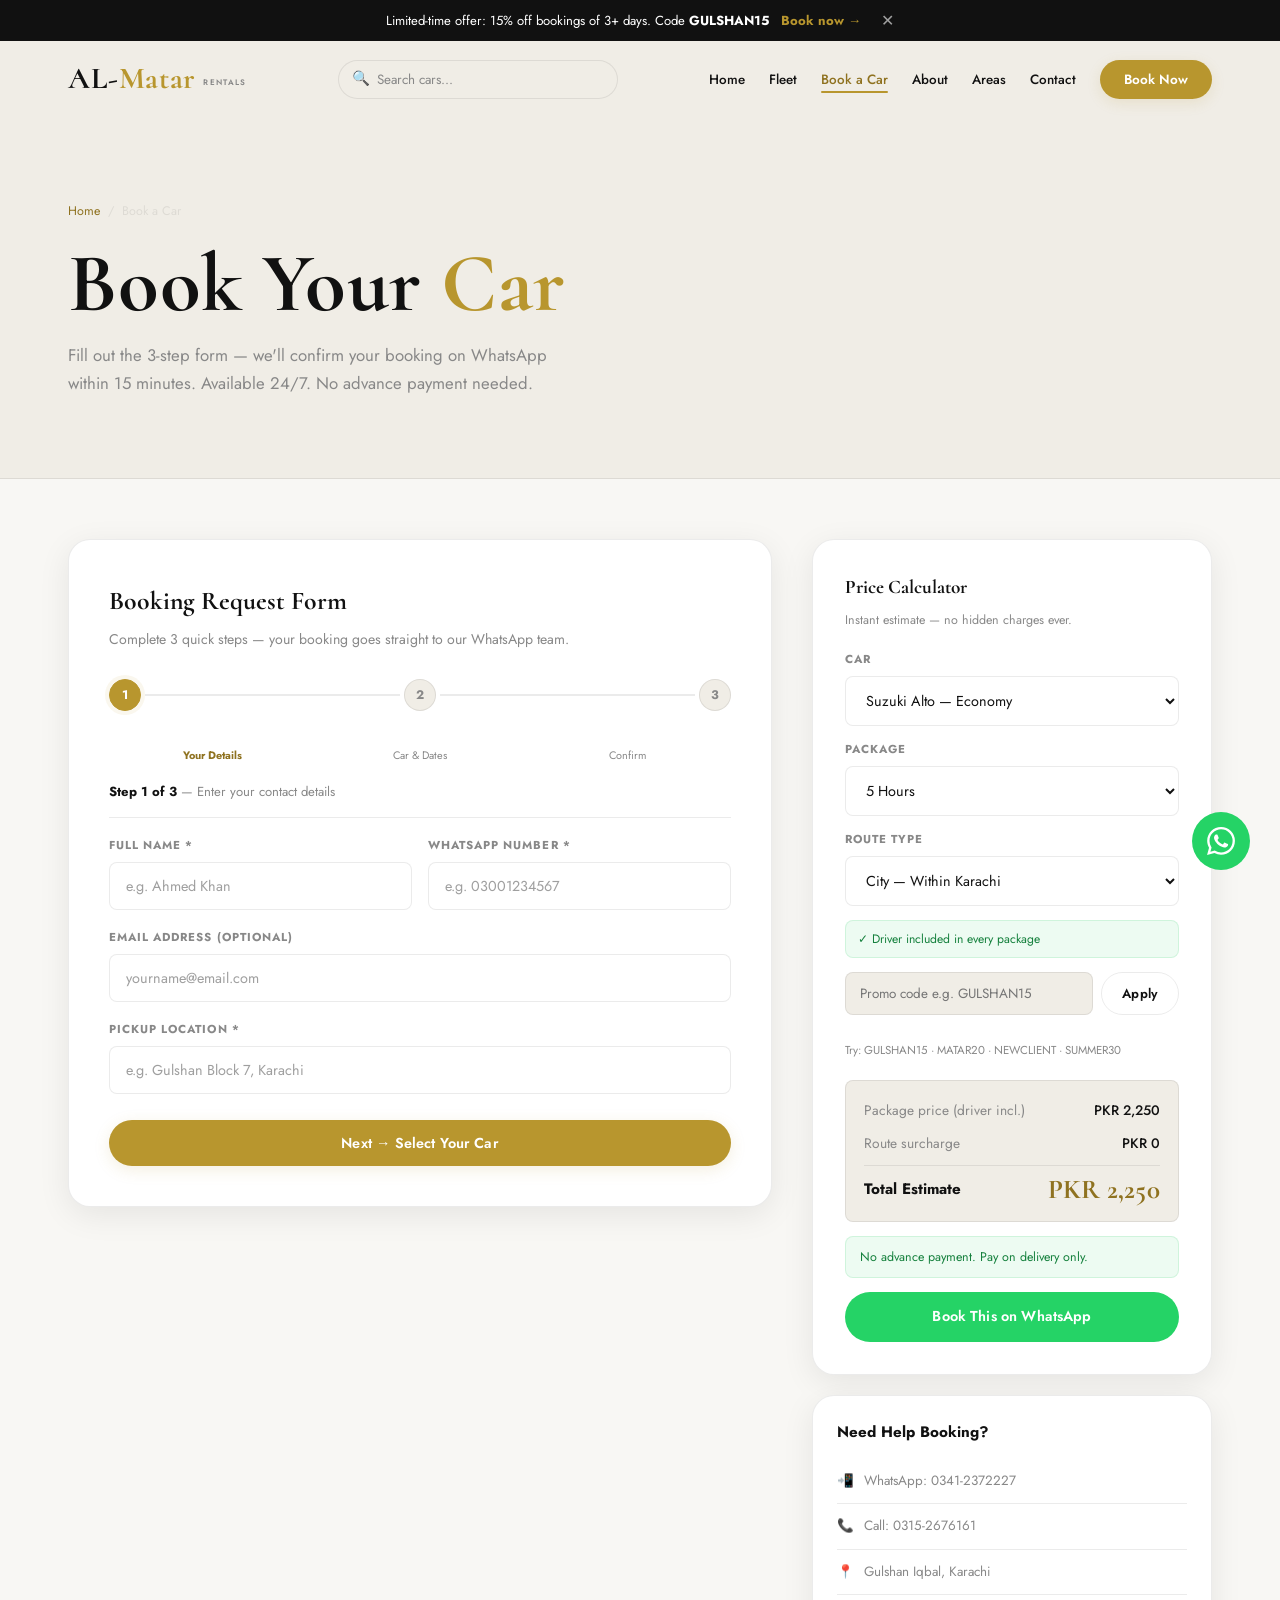
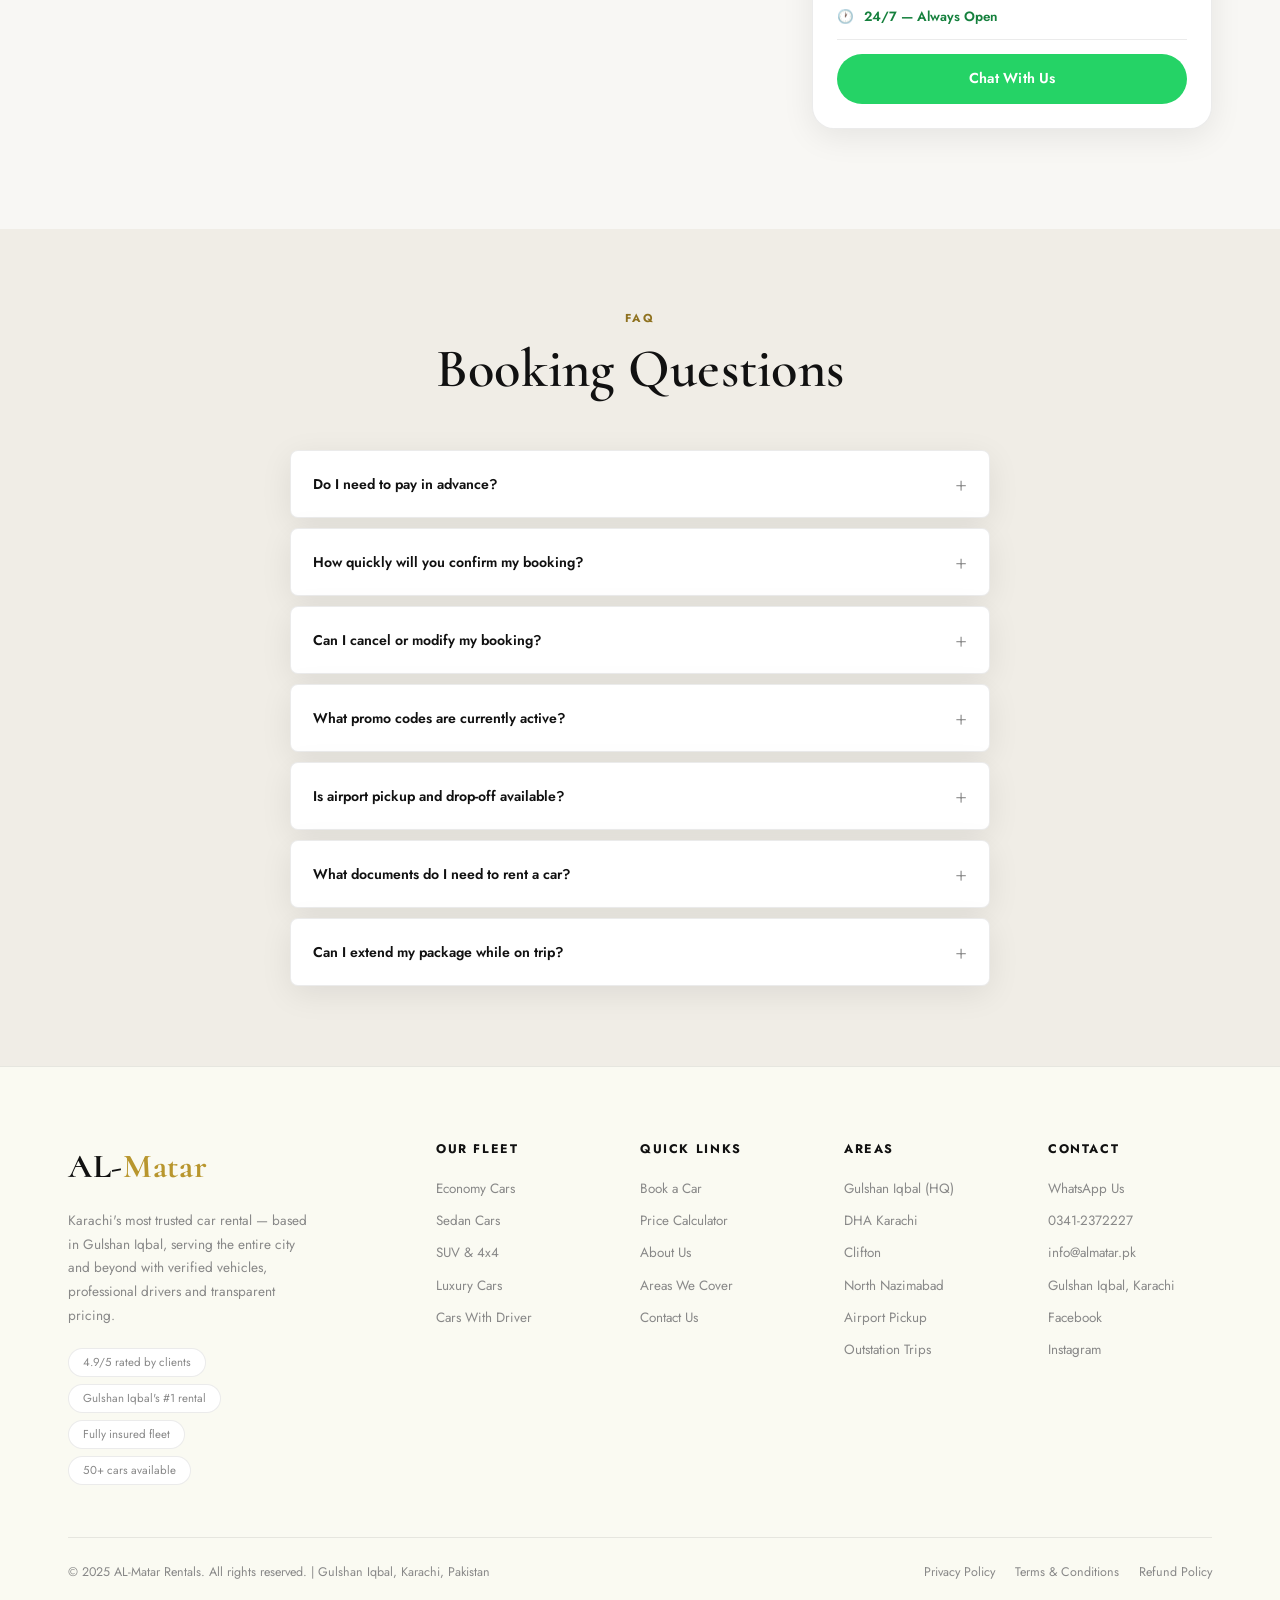
<file: booking.html>
<!DOCTYPE html>
<html lang="en">

<head>
  <meta charset="UTF-8" />
  <meta name="viewport" content="width=device-width, initial-scale=1.0" />
  <title>Book a Car — AL-Matar Rentals Karachi</title>
  <meta name="description"
    content="Book your car from AL-Matar Rentals, Gulshan Iqbal Karachi. Use our price calculator, select your car and book via WhatsApp in minutes." />
  <link rel="preconnect" href="https://fonts.googleapis.com">
  <link
    href="https://fonts.googleapis.com/css2?family=Cormorant:ital,wght@0,400;0,500;0,600;0,700;1,500&family=Jost:wght@300;400;500;600;700&display=swap"
    rel="stylesheet">
  <link rel="stylesheet" href="css/global.css">
  <style>
    .booking-layout {
      display: grid;
      grid-template-columns: 1fr 400px;
      gap: 40px;
      padding: 60px 0 100px;
      align-items: start;
      background: var(--bg);
    }

    .booking-form-panel {
      background: var(--surface);
      border: 1px solid var(--border);
      border-radius: var(--radius-xl);
      padding: 40px;
      box-shadow: var(--shadow);
    }

    .booking-form-panel>h2 {
      font-family: var(--font-display);
      font-weight: 700;
      font-size: 1.6rem;
      color: var(--accent);
      margin-bottom: 6px;
    }

    .booking-form-panel>.panel-sub {
      color: var(--muted);
      font-size: 0.88rem;
      margin-bottom: 28px;
    }

    .step-indicator {
      display: flex;
      align-items: center;
      margin-bottom: 36px;
    }

    .step-wrap {
      display: flex;
      align-items: center;
      flex: 1;
    }

    .step-wrap:last-child {
      flex: 0;
    }

    .step-dot {
      width: 32px;
      height: 32px;
      border-radius: 50%;
      display: flex;
      align-items: center;
      justify-content: center;
      font-size: 0.78rem;
      font-weight: 700;
      flex-shrink: 0;
      background: var(--surface2);
      color: var(--muted);
      border: 1.5px solid var(--border);
      transition: all 0.3s;
      position: relative;
      z-index: 1;
    }

    .step-dot.active {
      background: var(--primary);
      color: #fff;
      border-color: var(--primary);
      box-shadow: 0 0 0 4px var(--primary-subtle);
    }

    .step-dot.done {
      background: var(--success);
      color: #fff;
      border-color: var(--success);
    }

    .step-dot.done::after {
      content: '✓';
    }

    .step-dot.done span {
      display: none;
    }

    .step-line {
      flex: 1;
      height: 2px;
      background: var(--border);
      transition: background 0.3s;
      margin: 0 4px;
    }

    .step-line.done {
      background: var(--success);
    }

    .step-labels {
      display: flex;
      justify-content: space-between;
      margin-top: 8px;
      margin-bottom: 24px;
    }

    .step-label-txt {
      font-size: 0.68rem;
      color: var(--muted);
      text-align: center;
      flex: 1;
    }

    .step-label-txt.active {
      color: var(--primary-dark);
      font-weight: 700;
    }

    .step-label-txt.done {
      color: #15803d;
    }

    .booking-step {
      display: none;
      flex-direction: column;
      gap: 18px;
      animation: fadeUp 0.3s ease;
    }

    .booking-step.active {
      display: flex;
    }

    .step-heading {
      font-size: 0.82rem;
      color: var(--muted);
      margin-top: -8px;
      padding-bottom: 14px;
      border-bottom: 1px solid var(--border);
    }

    .step-heading strong {
      color: var(--accent);
    }

    .step-nav {
      display: flex;
      gap: 12px;
      margin-top: 8px;
    }

    .booking-feats {
      display: flex;
      flex-direction: column;
      gap: 8px;
      background: var(--success-bg);
      border: 1px solid var(--success-border);
      border-radius: var(--radius);
      padding: 16px 18px;
    }

    .booking-feat {
      display: flex;
      align-items: center;
      gap: 10px;
      font-size: 0.84rem;
      color: #15803d;
    }

    .review-box {
      background: var(--surface2);
      border: 1px solid var(--border);
      border-radius: var(--radius);
      padding: 20px;
      display: flex;
      flex-direction: column;
      gap: 10px;
      font-size: 0.86rem;
    }

    .review-row {
      display: flex;
      gap: 12px;
      align-items: flex-start;
    }

    .review-row .rk {
      color: var(--muted);
      min-width: 130px;
      flex-shrink: 0;
      font-size: 0.8rem;
    }

    .review-row .rv {
      color: var(--accent);
      font-weight: 600;
    }

    .booking-sidebar {
      position: sticky;
      top: 100px;
      display: flex;
      flex-direction: column;
      gap: 20px;
    }

    .calc-box {
      background: var(--surface);
      border: 1px solid var(--border);
      border-radius: var(--radius-xl);
      padding: 32px;
      box-shadow: var(--shadow);
    }

    .calc-box h3 {
      font-family: var(--font-display);
      font-weight: 700;
      font-size: 1.2rem;
      color: var(--accent);
      margin-bottom: 6px;
    }

    .calc-box .calc-sub {
      font-size: 0.78rem;
      color: var(--muted);
      margin-bottom: 20px;
    }

    .calc-fields {
      display: flex;
      flex-direction: column;
      gap: 14px;
      margin-bottom: 20px;
    }

    .calc-promo-row {
      display: flex;
      gap: 8px;
    }

    .calc-promo-row input {
      flex: 1;
      background: var(--surface2);
      border: 1.5px solid var(--border);
      border-radius: var(--radius);
      padding: 11px 14px;
      color: var(--text);
      font-size: 0.84rem;
      outline: none;
      transition: var(--transition);
    }

    .calc-promo-row input:focus {
      border-color: var(--primary);
      box-shadow: 0 0 0 3px var(--primary-subtle);
    }

    .promo-msg {
      font-size: 0.78rem;
      margin-top: 5px;
      min-height: 18px;
    }

    .promo-hint {
      font-size: 0.72rem;
      color: var(--muted);
      margin-top: 3px;
    }

    .breakdown {
      background: var(--surface2);
      border: 1px solid var(--border);
      border-radius: var(--radius);
      padding: 18px;
      display: flex;
      flex-direction: column;
      gap: 10px;
      margin-bottom: 14px;
    }

    .bline {
      display: flex;
      justify-content: space-between;
      align-items: center;
      font-size: 0.86rem;
    }

    .bline .bl {
      color: var(--muted);
    }

    .bline .br {
      color: var(--text);
      font-weight: 500;
    }

    .bline.discount .bl,
    .bline.discount .br {
      color: #15803d;
    }

    .bline.total-line .bl {
      color: var(--accent);
      font-weight: 700;
      font-size: 0.95rem;
    }

    .bline.total-line .br {
      color: var(--primary-dark);
      font-family: var(--font-display);
      font-weight: 700;
      font-size: 1.7rem;
      letter-spacing: 0.01em;
      line-height: 1;
    }

    .bdivider {
      height: 1px;
      background: var(--border);
    }

    .calc-note {
      background: var(--success-bg);
      border: 1px solid var(--success-border);
      border-radius: var(--radius);
      padding: 10px 14px;
      font-size: 0.78rem;
      color: #15803d;
      margin-bottom: 14px;
    }

    .quick-contact {
      background: var(--surface);
      border: 1px solid var(--border);
      border-radius: var(--radius-xl);
      padding: 24px;
      box-shadow: var(--shadow);
    }

    .quick-contact h3 {
      font-family: var(--font-body);
      font-size: 0.95rem;
      font-weight: 700;
      color: var(--accent);
      margin-bottom: 14px;
    }

    .qc-item {
      display: flex;
      align-items: center;
      gap: 10px;
      padding: 11px 0;
      border-bottom: 1px solid var(--border);
      font-size: 0.84rem;
    }

    .qc-item:last-child {
      border: none;
      padding-bottom: 0;
    }

    .qc-item a {
      color: var(--muted);
      transition: color var(--transition);
    }

    .qc-item a:hover {
      color: var(--primary-dark);
    }

    .booking-faq {
      padding: 80px 0;
      background: var(--surface2);
    }

    .faq-list {
      max-width: 700px;
      margin: 0 auto;
      display: flex;
      flex-direction: column;
      gap: 10px;
    }

    .faq-item {
      background: var(--surface);
      border: 1px solid var(--border);
      border-radius: var(--radius);
      box-shadow: var(--shadow);
    }

    .faq-q {
      width: 100%;
      display: flex;
      justify-content: space-between;
      align-items: center;
      padding: 18px 22px;
      background: none;
      border: none;
      color: var(--accent);
      font-size: 0.88rem;
      font-weight: 600;
      cursor: pointer;
      text-align: left;
      gap: 14px;
      transition: color 0.2s;
    }

    .faq-q.open {
      color: var(--primary-dark);
    }

    .faq-q span:last-child {
      font-size: 1.3rem;
      font-weight: 300;
      color: var(--muted);
      flex-shrink: 0;
      transition: transform 0.3s;
    }

    .faq-q.open span:last-child {
      transform: rotate(45deg);
      color: var(--primary);
    }

    .faq-a {
      max-height: 0;
      overflow: hidden;
      transition: max-height 0.4s ease;
    }

    .faq-a p {
      padding: 0 22px 18px;
      color: var(--muted);
      font-size: 0.85rem;
      line-height: 1.75;
    }

    @media(max-width:1000px) {
      .booking-layout {
        grid-template-columns: 1fr;
      }

      .booking-sidebar {
        position: static;
      }
    }

    @media(max-width:640px) {
      .booking-form-panel {
        padding: 24px;
      }
    }
  </style>
</head>

<body>
  <div id="nav-placeholder"></div>

  <section class="page-hero">
    <div class="container page-hero__content">
      <div class="page-hero__breadcrumb"><a href="index.html">Home</a><span>/</span><span>Book a Car</span></div>
      <h1>Book Your <span>Car</span></h1>
      <p>Fill out the 3-step form — we'll confirm your booking on WhatsApp within 15 minutes. Available 24/7. No advance
        payment needed.</p>
    </div>
  </section>

  <div class="container">
    <div class="booking-layout">

      <div class="booking-form-panel" data-aos>
        <h2>Booking Request Form</h2>
        <p class="panel-sub">Complete 3 quick steps — your booking goes straight to our WhatsApp team.</p>

        <div class="step-indicator">
          <div class="step-wrap">
            <div class="step-dot active" id="dot1"><span>1</span></div>
            <div class="step-line" id="line1"></div>
          </div>
          <div class="step-wrap">
            <div class="step-dot" id="dot2"><span>2</span></div>
            <div class="step-line" id="line2"></div>
          </div>
          <div class="step-wrap">
            <div class="step-dot" id="dot3"><span>3</span></div>
          </div>
        </div>
        <div class="step-labels">
          <span class="step-label-txt active" id="lbl1">Your Details</span>
          <span class="step-label-txt" id="lbl2">Car & Dates</span>
          <span class="step-label-txt" id="lbl3">Confirm</span>
        </div>

        <div class="booking-step active" id="step1">
          <p class="step-heading"><strong>Step 1 of 3</strong> — Enter your contact details</p>
          <div class="form-row-2">
            <div class="form-group"><label>Full Name *</label><input type="text" id="bName"
                placeholder="e.g. Ahmed Khan" /></div>
            <div class="form-group"><label>WhatsApp Number *</label><input type="tel" id="bPhone"
                placeholder="e.g. 03001234567" /></div>
          </div>
          <div class="form-group"><label>Email Address (optional)</label><input type="email" id="bEmail"
              placeholder="yourname@email.com" /></div>
          <div class="form-group"><label>Pickup Location *</label><input type="text" id="bLoc"
              placeholder="e.g. Gulshan Block 7, Karachi" /></div>
          <div class="step-nav">
            <button class="btn btn-gold btn-full" onclick="goStep(2)">Next → Select Your Car</button>
          </div>
        </div>

        <div class="booking-step" id="step2">
          <p class="step-heading"><strong>Step 2 of 3</strong> — Choose your car and package</p>
          <div class="form-group">
            <label>Select Car *</label>
            <select id="bCar">
              <option value="">Choose a car</option>
            </select>
          </div>
          <div class="form-row-2">
            <div class="form-group"><label>Pickup Date *</label><input type="date" id="bPickup" /></div>
            <div class="form-group"><label>Pickup Time</label><input type="time" id="bTime" value="10:00" /></div>
          </div>
          <div class="form-group">
            <label>Package (Hours) *</label>
            <select id="bPackage">
              <option value="5">5 Hours</option>
              <option value="10">10 Hours</option>
              <option value="12">12 Hours</option>
              <option value="20">20 Hours</option>
              <option value="24">24 Hours (Full Day)</option>
            </select>
          </div>
          <div class="form-group">
            <label>Trip Type</label>
            <select id="bTrip">
              <option value="0">City — Within Karachi</option>
              <option value="2000">Outstation (+PKR 2,000)</option>
              <option value="5000">Long Route — Lahore / Islamabad (+PKR 9,000)</option>
              <option value="5000">AirPort (+PKR 7,000)</option>

            </select>
          </div>
          <div
            style="background:var(--success-bg);border:1px solid var(--success-border);border-radius:var(--radius);padding:10px 14px;font-size:0.8rem;color:#15803d;">
            ✓ Professional driver is included with every booking
          </div>
          <div class="step-nav">
            <button class="btn btn-outline" onclick="goStep(1)">← Back</button>
            <button class="btn btn-gold" style="flex:1" onclick="goStep(3)">Next → Review & Confirm</button>
          </div>
        </div>

        <div class="booking-step" id="step3">
          <p class="step-heading"><strong>Step 3 of 3</strong> — Review your booking and send</p>
          <div class="review-box" id="reviewBox"></div>
          <div class="form-group">
            <label>Special Requests (optional)</label>
            <textarea id="bNotes" rows="3"
              placeholder="e.g. Child seat needed, going to airport, wedding event, early morning pickup..."></textarea>
          </div>
          <div class="booking-feats">
            <div class="booking-feat">✓ No advance payment — pay on delivery</div>
            <div class="booking-feat">✓ Free cancellation anytime before pickup</div>
            <div class="booking-feat">✓ Car delivered to your doorstep</div>
            <div class="booking-feat">✓ We reply within 15 minutes, 24/7</div>
          </div>
          <div class="step-nav">
            <button class="btn btn-outline" onclick="goStep(2)">← Back</button>
            <button class="btn btn-wa" style="flex:1" onclick="submitBooking()">Send Booking on WhatsApp</button>
          </div>
          <p style="text-align:center;font-size:0.74rem;color:var(--muted);margin-top:10px;">
            We reply within 15 minutes · Available 24 hours, 7 days
          </p>
        </div>
      </div>

      <div class="booking-sidebar">

        <div class="calc-box" id="calculator" data-aos data-delay="2">
          <h3>Price Calculator</h3>
          <p class="calc-sub">Instant estimate — no hidden charges ever.</p>
          <div class="calc-fields">
            <div class="form-group">
              <label>Car</label>
              <select id="cCar" onchange="updateCalc()"></select>
            </div>
            <div class="form-group">
              <label>Package</label>
              <select id="cPackage" onchange="updateCalc()">
                <option value="5">5 Hours</option>
                <option value="10">10 Hours</option>
                <option value="12">12 Hours</option>
                <option value="20">20 Hours</option>
                <option value="24">24 Hours (Full Day)</option>
              </select>
            </div>
            <div class="form-group">
              <label>Route Type</label>
              <select id="cRoute" onchange="updateCalc()">
                <option value="0">City — Within Karachi</option>
                <option value="2000">Outstation (+PKR 2,000)</option>
                <option value="5000">Long Route — Lahore / Islamabad (+PKR 9,000)</option>
                <option value="5000">AirPort (+PKR 7,000)</option>
              </select>
            </div>
            <div
              style="background:var(--success-bg);border:1px solid var(--success-border);border-radius:var(--radius);padding:8px 12px;font-size:0.76rem;color:#15803d;">
              ✓ Driver included in every package
            </div>
            <div>
              <div class="calc-promo-row">
                <input type="text" id="cPromo" placeholder="Promo code e.g. GULSHAN15"
                  onkeydown="if(event.key==='Enter')calcApplyPromo()" />
                <button class="btn btn-outline btn-sm" onclick="calcApplyPromo()">Apply</button>
              </div>
              <p class="promo-msg" id="cPromoMsg"></p>
              <p class="promo-hint">Try: GULSHAN15 · MATAR20 · NEWCLIENT · SUMMER30</p>
            </div>
          </div>
          <div class="breakdown">
            <div class="bline"><span class="bl">Package price (driver incl.)</span><span class="br" id="rBase">PKR
                0</span></div>
            <div class="bline"><span class="bl">Route surcharge</span><span class="br" id="rRoute">PKR 0</span></div>
            <div class="bline discount" id="rDiscLine" style="display:none">
              <span class="bl">Discount</span><span class="br" id="rDisc">-PKR 0</span>
            </div>
            <div class="bdivider"></div>
            <div class="bline total-line">
              <span class="bl">Total Estimate</span>
              <span class="br" id="rTotal">PKR 0</span>
            </div>
          </div>
          <div class="calc-note">No advance payment. Pay on delivery only.</div>
          <a href="#" id="calcWaBtn" class="btn btn-wa btn-full" target="_blank">Book This on WhatsApp</a>
        </div>

        <div class="quick-contact" data-aos data-delay="3">
          <h3>Need Help Booking?</h3>
          <div class="qc-item"><span>📲</span><a href="https://wa.me/923412372227" target="_blank">WhatsApp:
              0341-2372227</a></div>
          <div class="qc-item"><span>📞</span><a href="tel:+923152676161">Call: 0315-2676161 </a></div>
          <div class="qc-item"><span>📍</span><span style="color:var(--muted)">Gulshan Iqbal, Karachi</span></div>
          <div class="qc-item"><span>🕐</span><span style="color:#15803d;font-weight:600;">24/7 — Always Open</span>
          </div>
          <a href="https://wa.me/923412372227?text=Assalamualaikum!%20I%20need%20help%20booking%20a%20car%20from%20AL-Matar%20Rentals."
            class="btn btn-wa btn-full" target="_blank" style="margin-top:14px;">Chat With Us</a>
        </div>
      </div>

    </div>
  </div>

  <section class="booking-faq" id="faq">
    <div class="container">
      <div class="sec-header center" data-aos>
        <span class="sec-eyebrow">FAQ</span>
        <h2 class="sec-title">Booking Questions</h2>
      </div>
      <div class="faq-list" data-aos>
        <div class="faq-item"><button class="faq-q"><span>Do I need to pay in advance?</span><span>+</span></button>
          <div class="faq-a">
            <p>Absolutely not. Pay only when the car is delivered to your location. 100% risk-free booking with AL-Matar
              Rentals.</p>
          </div>
        </div>
        <div class="faq-item"><button class="faq-q"><span>How quickly will you confirm my
              booking?</span><span>+</span></button>
          <div class="faq-a">
            <p>We reply within 15 minutes on WhatsApp — 24 hours a day, 7 days a week, including holidays.</p>
          </div>
        </div>
        <div class="faq-item"><button class="faq-q"><span>Can I cancel or modify my
              booking?</span><span>+</span></button>
          <div class="faq-a">
            <p>Yes — free cancellation anytime before pickup. To modify dates, just WhatsApp us and we'll adjust as long
              as the car is available.</p>
          </div>
        </div>
        <div class="faq-item"><button class="faq-q"><span>What promo codes are currently
              active?</span><span>+</span></button>
          <div class="faq-a">
            <p>Current codes: GULSHAN15 (15% off), MATAR20 (20% off), NEWCLIENT (10% for first-timers), SUMMER30 (30%
              seasonal). Enter in the calculator.</p>
          </div>
        </div>
        <div class="faq-item"><button class="faq-q"><span>Is airport pickup and drop-off
              available?</span><span>+</span></button>
          <div class="faq-a">
            <p>Yes — 24/7 pickup and drop-off from Jinnah International Airport, Karachi. Book at least 2 hours in
              advance for best availability.</p>
          </div>
        </div>
        <div class="faq-item"><button class="faq-q"><span>What documents do I need to rent a
              car?</span><span>+</span></button>
          <div class="faq-a">
            <p>Just your CNIC. Every booking comes with a professional driver included, so no driving license is
              required from you.</p>
          </div>
        </div>
        <div class="faq-item"><button class="faq-q"><span>Can I extend my package while on
              trip?</span><span>+</span></button>
          <div class="faq-a">
            <p>Yes — just WhatsApp our driver or our team before your package hours run out. We'll extend at the same
              hourly rate, subject to availability.</p>
          </div>
        </div>
      </div>
    </div>
  </section>

  <div id="footer-placeholder"></div>
  <script src="js/components.js"></script>
  <script src="js/cars-loader.js"></script>
  <script>
    document.getElementById('nav-placeholder').innerHTML = getNavbar('booking');
    document.getElementById('footer-placeholder').innerHTML = getFooter();

    let CARS = [];

    function populateCarSelects() {
      const bCarSel = document.getElementById('bCar');
      CARS.forEach(c => {
        const opt = document.createElement('option');
        opt.value = `${c.name} — ${c.type}|${c.hourlyRate}`;
        opt.textContent = `${c.name} — ${c.type} (PKR ${c.hourlyRate.toLocaleString()}/hr, driver incl.)`;
        bCarSel.appendChild(opt);
      });

      const cCarSel = document.getElementById('cCar');
      CARS.forEach(c => {
        const opt = document.createElement('option');
        opt.value = c.hourlyRate;
        opt.textContent = `${c.name} — ${c.type}`;
        cCarSel.appendChild(opt);
      });
    }

    const today = new Date().toISOString().split('T')[0];
    document.getElementById('bPickup').min = today;

    const PROMOS = { 'MATAR20': 20, 'GULSHAN15': 15, 'EID25': 25, 'NEWCLIENT': 10, 'KARACHI10': 10, 'SUMMER30': 30 };
    let promoDiscount = 0;

    function updateCalc() {
      const hourlyRate = parseInt(document.getElementById('cCar').value) || 0;
      const hours = parseInt(document.getElementById('cPackage').value) || 5;
      const route = parseInt(document.getElementById('cRoute').value) || 0;

      const base = hourlyRate * hours;
      const rFee = route;
      const sub = base + rFee;
      const disc = Math.round(sub * promoDiscount / 100);
      const total = sub - disc;

      document.getElementById('rBase').textContent = `PKR ${base.toLocaleString()}`;
      document.getElementById('rRoute').textContent = `PKR ${rFee.toLocaleString()}`;
      document.getElementById('rTotal').textContent = `PKR ${total.toLocaleString()}`;

      const dl = document.getElementById('rDiscLine');
      if (disc > 0) {
        dl.style.display = 'flex';
        document.getElementById('rDisc').textContent = `-PKR ${disc.toLocaleString()}`;
      } else {
        dl.style.display = 'none';
      }

      const carName = document.getElementById('cCar').selectedOptions[0]?.text || 'car';
      const waMsg = `Assalamualaikum!\n\nPrice estimate from AL-Matar Rentals calculator:\n• Car: ${carName}\n• Package: ${hours} hours (driver included)\n• Package price: PKR ${base.toLocaleString()}\n• Route charge: PKR ${rFee.toLocaleString()}\n• Discount: -PKR ${disc.toLocaleString()}\n\n*Total Estimate: PKR ${total.toLocaleString()}*\n\nPlease confirm availability and booking!`;
      document.getElementById('calcWaBtn').href = `https://wa.me/923412372227?text=${encodeURIComponent(waMsg)}`;
    }

    function calcApplyPromo() {
      const code = document.getElementById('cPromo').value.trim().toUpperCase();
      const msg = document.getElementById('cPromoMsg');
      if (PROMOS[code]) {
        promoDiscount = PROMOS[code];
        msg.textContent = `"${code}" applied — ${promoDiscount}% off`;
        msg.style.color = '#15803d';
        toast(`Promo code ${code} applied — ${promoDiscount}% discount`, 'success');
      } else {
        promoDiscount = 0;
        msg.textContent = 'Invalid promo code. Try: GULSHAN15, MATAR20';
        msg.style.color = '#b91c1c';
      }
      updateCalc();
    }

    let currentStep = 1;

    function goStep(n) {
      if (n > currentStep) {
        if (currentStep === 1) {
          if (!document.getElementById('bName').value.trim()) { toast('Please enter your full name', 'error'); return; }
          if (!document.getElementById('bPhone').value.trim()) { toast('Please enter your WhatsApp number', 'error'); return; }
          if (!document.getElementById('bLoc').value.trim()) { toast('Please enter your pickup location', 'error'); return; }
        }
        if (currentStep === 2) {
          if (!document.getElementById('bCar').value) { toast('Please select a car', 'error'); return; }
          if (!document.getElementById('bPickup').value) { toast('Please select a pickup date', 'error'); return; }
        }
      }

      if (n === 3) buildReview();

      const prev = currentStep;
      currentStep = n;

      for (let i = 1; i <= 3; i++) {
        const dot = document.getElementById(`dot${i}`);
        const lbl = document.getElementById(`lbl${i}`);
        dot.classList.remove('active', 'done');
        lbl.classList.remove('active', 'done');
        if (i < 3) document.getElementById(`line${i}`).classList.remove('done');
      }
      for (let i = 1; i < n; i++) {
        document.getElementById(`dot${i}`).classList.add('done');
        document.getElementById(`lbl${i}`).classList.add('done');
        if (i < 3) document.getElementById(`line${i}`).classList.add('done');
      }
      document.getElementById(`dot${n}`).classList.add('active');
      document.getElementById(`lbl${n}`).classList.add('active');

      document.getElementById(`step${prev}`).classList.remove('active');
      document.getElementById(`step${n}`).classList.add('active');

      document.querySelector('.booking-form-panel').scrollIntoView({ behavior: 'smooth', block: 'start' });
    }

    function buildReview() {
      const carVal = document.getElementById('bCar').value || '';
      const [carName, hourlyRateStr] = carVal.split('|');
      const hourlyRate = parseInt(hourlyRateStr) || 0;
      const hours = parseInt(document.getElementById('bPackage').value) || 5;
      const routeFee = parseInt(document.getElementById('bTrip').value) || 0;
      const tripSel = document.getElementById('bTrip').selectedOptions[0]?.text || 'City';
      const total = (hourlyRate * hours) + routeFee;

      const rows = [
        ['Name', document.getElementById('bName').value || '—'],
        ['WhatsApp', document.getElementById('bPhone').value || '—'],
        ['Email', document.getElementById('bEmail').value || 'Not provided'],
        ['Car', carName || '—'],
        ['Pickup', document.getElementById('bPickup').value || '—'],
        ['Time', document.getElementById('bTime').value || '10:00'],
        ['Package', `${hours} hours (driver included)`],
        ['Trip Type', tripSel],
        ['Est. Total', `PKR ${total.toLocaleString()}`],
        ['Location', document.getElementById('bLoc').value || '—'],
      ];

      document.getElementById('reviewBox').innerHTML = rows.map(([k, v]) =>
        `<div class="review-row"><span class="rk">${k}</span><span class="rv">${v}</span></div>`
      ).join('');
    }

    function submitBooking() {
      const name = document.getElementById('bName').value.trim();
      const phone = document.getElementById('bPhone').value.trim();
      const email = document.getElementById('bEmail').value.trim();
      const carVal = document.getElementById('bCar').value;
      const pickup = document.getElementById('bPickup').value;
      const time = document.getElementById('bTime').value;
      const hours = parseInt(document.getElementById('bPackage').value) || 5;
      const routeFee = parseInt(document.getElementById('bTrip').value) || 0;
      const trip = document.getElementById('bTrip').selectedOptions[0]?.text || 'City';
      const loc = document.getElementById('bLoc').value.trim();
      const notes = document.getElementById('bNotes').value.trim();
      const [carName, hourlyRateStr] = (carVal || '').split('|');
      const hourlyRate = parseInt(hourlyRateStr) || 0;
      const total = (hourlyRate * hours) + routeFee;

      const msg = `AL-Matar Rentals — Booking Request\n\n` +
        `Name: ${name}\n` +
        `WhatsApp: ${phone}\n` +
        (email ? `Email: ${email}\n` : '') +
        `Car: ${carName || '—'}\n` +
        `Pickup Date: ${pickup} at ${time}\n` +
        `Package: ${hours} hours (driver included)\n` +
        `Trip Type: ${trip}\n` +
        `Estimated Total: PKR ${total.toLocaleString()}\n` +
        `Location: ${loc}\n` +
        `Notes: ${notes || 'None'}\n\n` +
        `Sent from AL-Matar Rentals Website`;

      window.open(`https://wa.me/923412372227?text=${encodeURIComponent(msg)}`, '_blank');
      toast('Opening WhatsApp — we reply in 15 min', 'success');
    }

    (async function initBooking() {
      CARS = await loadCars();
      populateCarSelects();
      updateCalc();
    })();
  </script>
  <script src="js/global.js"></script>
</body>

</html>
</file>
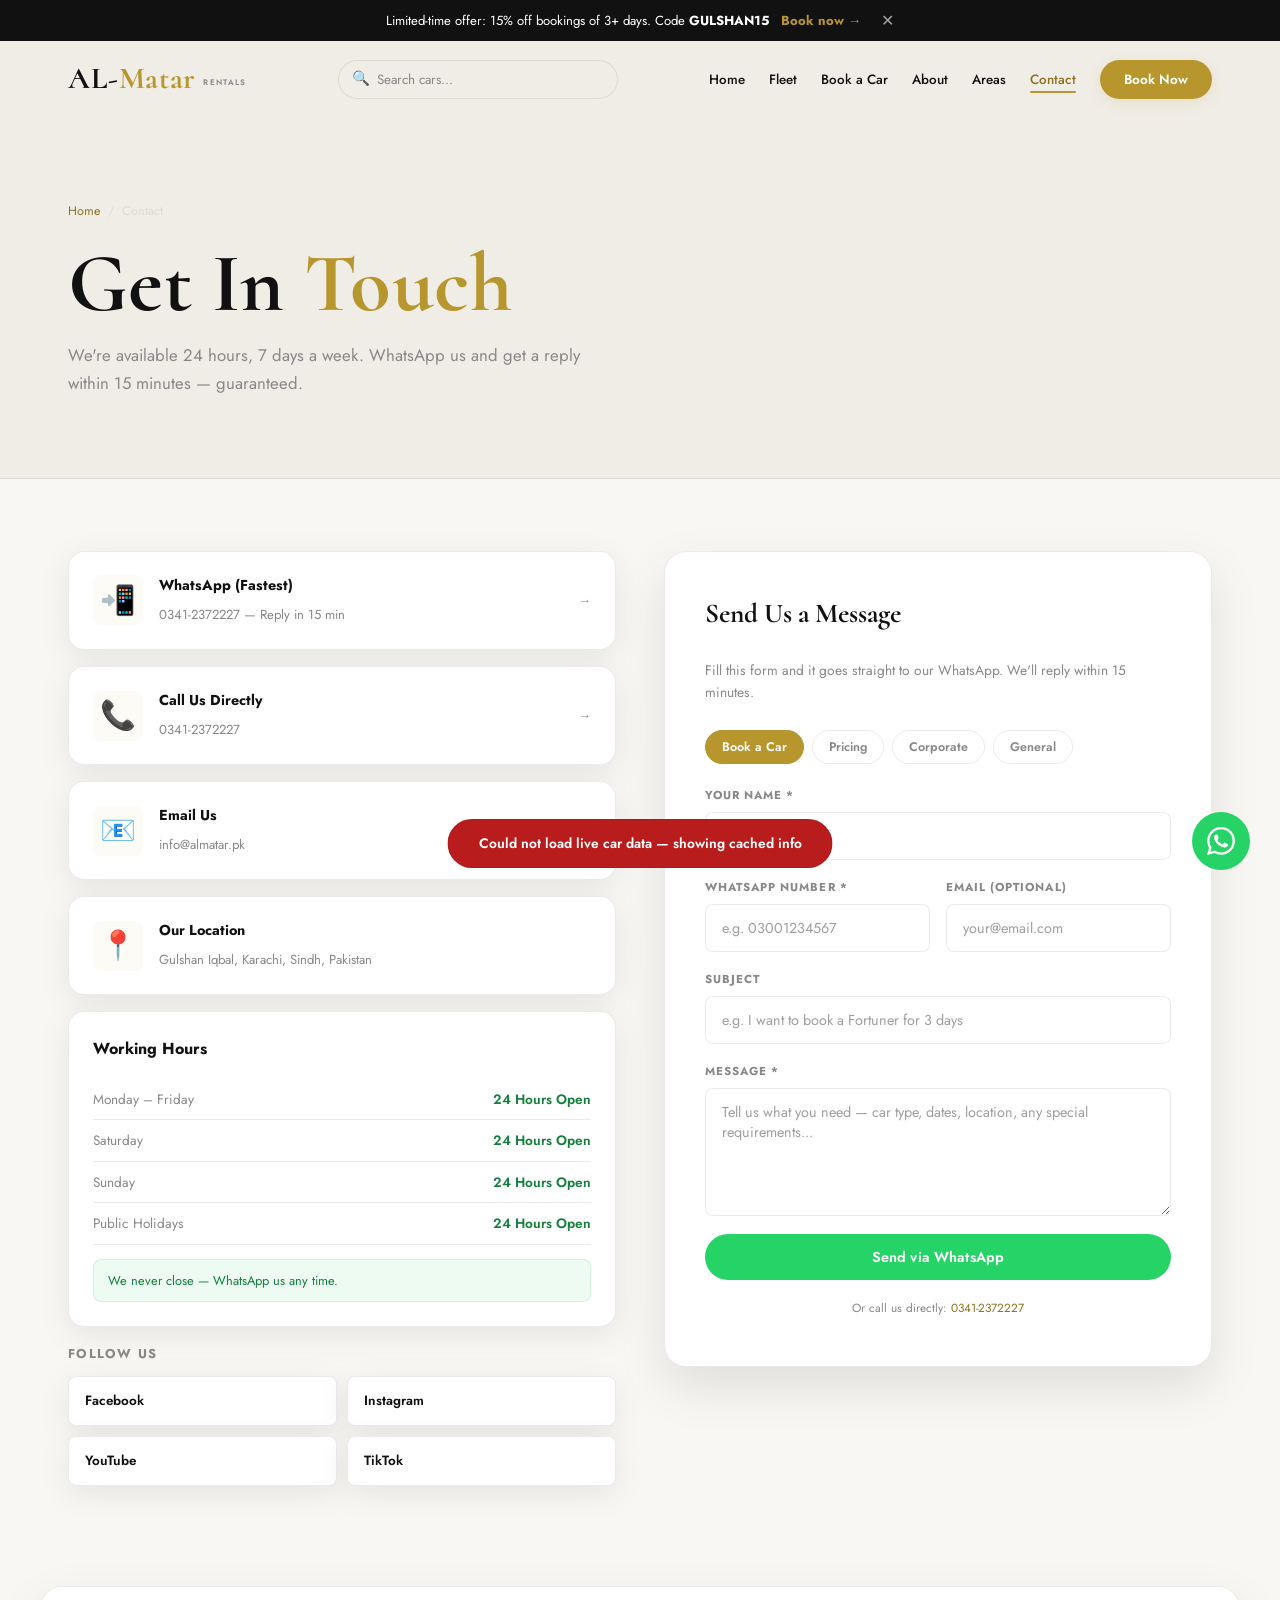
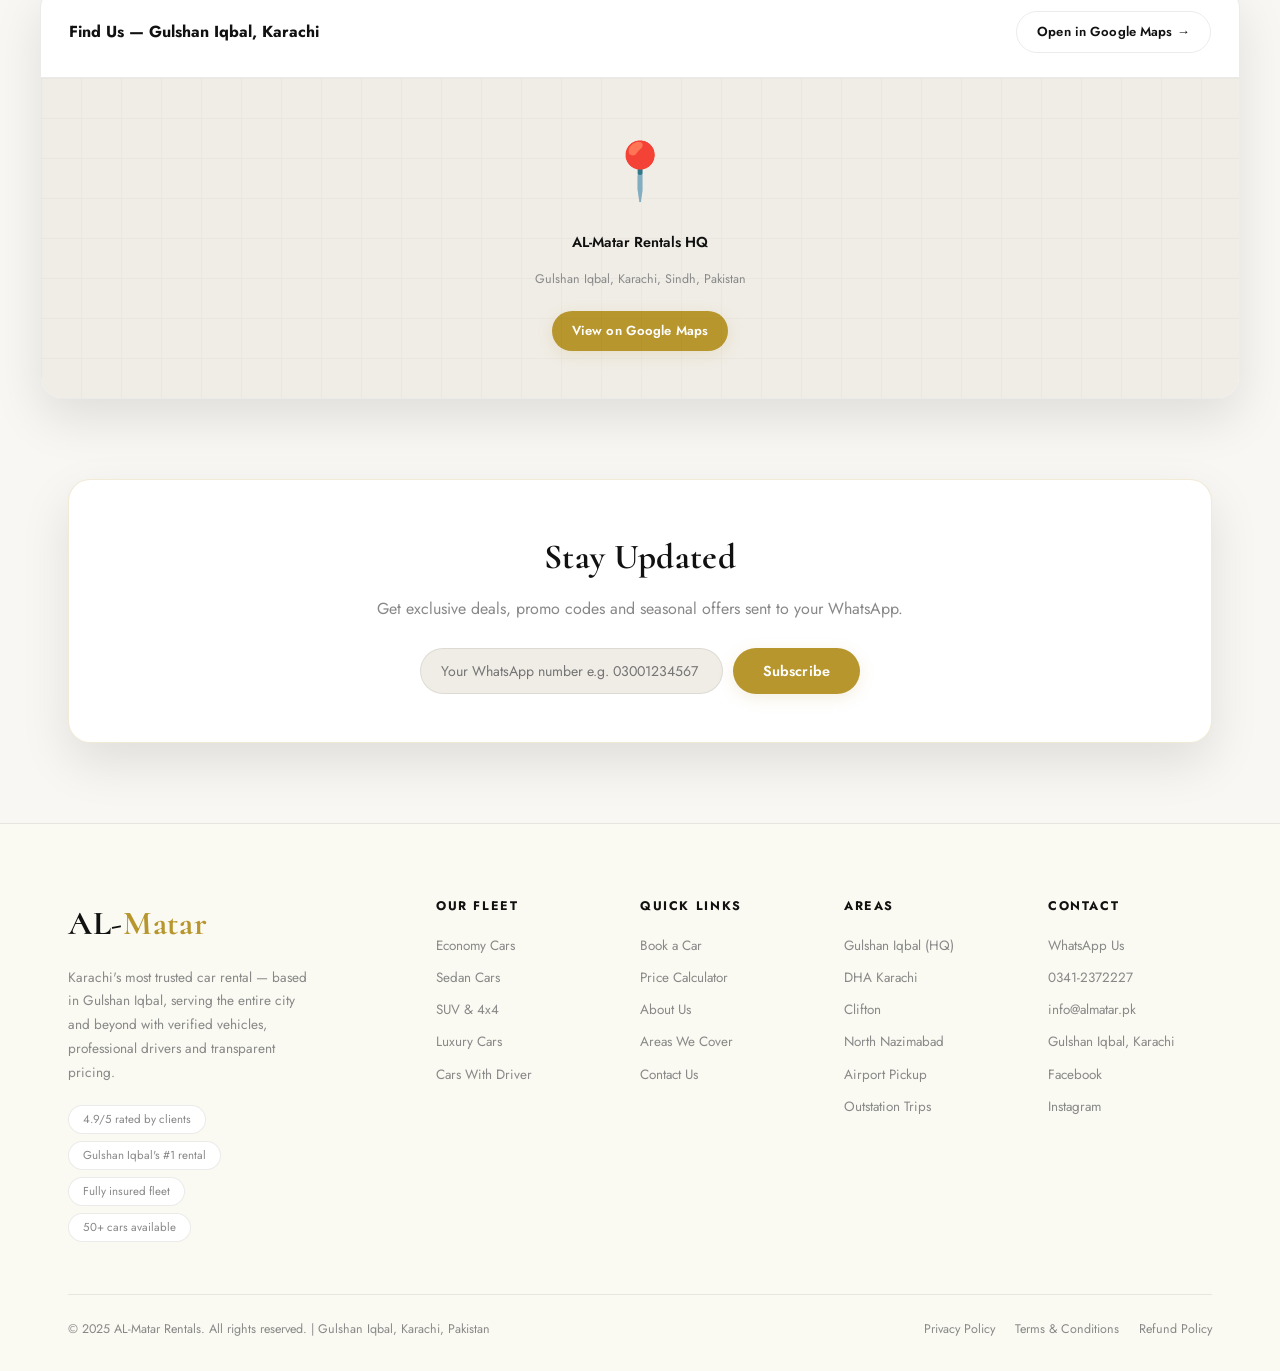
<file: contact.html>
<!DOCTYPE html>
<html lang="en">

<head>
  <meta charset="UTF-8" />
  <meta name="viewport" content="width=device-width, initial-scale=1.0" />
  <title>Contact Us — AL-Matar Rentals Karachi</title>
  <meta name="description"
    content="Contact AL-Matar Rentals in Gulshan Iqbal Karachi. WhatsApp, call, or email us 24/7. Book your car or ask anything — we reply in 15 minutes." />
  <link rel="preconnect" href="https://fonts.googleapis.com">
  <link
    href="https://fonts.googleapis.com/css2?family=Cormorant:ital,wght@0,400;0,500;0,600;0,700;1,500&family=Jost:wght@300;400;500;600;700&display=swap"
    rel="stylesheet">
  <link rel="stylesheet" href="css/global.css">
  <style>
    .contact-layout {
      display: grid;
      grid-template-columns: 1fr 1fr;
      gap: 48px;
      padding: 72px 0 100px;
      align-items: start;
      background: var(--bg);
    }

    .contact-info {
      display: flex;
      flex-direction: column;
      gap: 16px;
    }

    .contact-card {
      background: var(--surface);
      border: 1px solid var(--border);
      border-radius: var(--radius-lg);
      padding: 22px 24px;
      display: flex;
      align-items: center;
      gap: 16px;
      transition: var(--transition);
      box-shadow: var(--shadow);
    }

    a.contact-card:hover {
      border-color: var(--primary-border);
      transform: translateX(5px);
      box-shadow: var(--shadow-lg);
    }

    .contact-card__icon {
      font-size: 1.8rem;
      flex-shrink: 0;
      width: 50px;
      height: 50px;
      background: var(--primary-subtle4);
      border-radius: var(--radius);
      display: flex;
      align-items: center;
      justify-content: center;
    }

    .contact-card strong {
      display: block;
      color: var(--accent);
      font-size: 0.9rem;
      margin-bottom: 3px;
    }

    .contact-card span {
      color: var(--muted);
      font-size: 0.82rem;
    }

    .contact-card__arrow {
      margin-left: auto;
      color: var(--muted);
      font-size: 1.2rem;
    }

    .hours-box {
      background: var(--surface);
      border: 1px solid var(--border);
      border-radius: var(--radius-lg);
      padding: 24px;
      box-shadow: var(--shadow);
    }

    .hours-box h3 {
      font-family: var(--font-body);
      font-size: 1rem;
      font-weight: 700;
      color: var(--accent);
      margin-bottom: 16px;
    }

    .hour-row {
      display: flex;
      justify-content: space-between;
      padding: 9px 0;
      border-bottom: 1px solid var(--border);
      font-size: 0.85rem;
    }

    .hour-row:last-child {
      border: none;
    }

    .hour-row span:first-child {
      color: var(--muted);
    }

    .hour-row span:last-child {
      color: #15803d;
      font-weight: 600;
    }

    .social-grid {
      display: grid;
      grid-template-columns: 1fr 1fr;
      gap: 10px;
    }

    .social-btn {
      display: flex;
      align-items: center;
      gap: 10px;
      background: var(--surface);
      border: 1px solid var(--border);
      border-radius: var(--radius);
      padding: 13px 16px;
      font-size: 0.84rem;
      font-weight: 600;
      transition: var(--transition);
      box-shadow: var(--shadow);
    }

    .social-btn:hover {
      border-color: var(--primary-border);
      color: var(--primary-dark);
      transform: translateY(-2px);
    }

    .contact-form-box {
      background: var(--surface);
      border: 1px solid var(--border);
      border-radius: var(--radius-xl);
      padding: 40px;
      display: flex;
      flex-direction: column;
      gap: 18px;
      box-shadow: var(--shadow-lg);
    }

    .contact-form-box h2 {
      font-family: var(--font-display);
      font-weight: 700;
      font-size: 1.7rem;
      color: var(--accent);
      margin-bottom: 4px;
    }

    .contact-form-box>p {
      color: var(--muted);
      font-size: 0.86rem;
      margin-bottom: 8px;
    }

    .msg-types {
      display: flex;
      gap: 8px;
      flex-wrap: wrap;
      margin-bottom: 4px;
    }

    .msg-type {
      padding: 7px 16px;
      border-radius: 50px;
      border: 1.5px solid var(--border);
      background: transparent;
      color: var(--muted);
      font-size: 0.78rem;
      font-weight: 600;
      cursor: pointer;
      transition: var(--transition);
    }

    .msg-type.active,
    .msg-type:hover {
      background: var(--primary);
      border-color: var(--primary);
      color: #fff;
    }

    .map-section {
      padding: 0 0 80px;
      background: var(--bg);
    }

    .map-box {
      background: var(--surface);
      border: 1px solid var(--border);
      border-radius: var(--radius-xl);
      overflow: hidden;
      box-shadow: var(--shadow-lg);
    }

    .map-header {
      padding: 24px 28px;
      display: flex;
      align-items: center;
      justify-content: space-between;
      border-bottom: 1px solid var(--border);
    }

    .map-header h3 {
      font-family: var(--font-body);
      font-size: 1rem;
      font-weight: 700;
      color: var(--accent);
    }

    .map-placeholder {
      height: 320px;
      background: var(--surface2);
      display: flex;
      flex-direction: column;
      align-items: center;
      justify-content: center;
      gap: 14px;
      position: relative;
      overflow: hidden;
    }

    .map-placeholder::before {
      content: '';
      position: absolute;
      inset: 0;
      background-image: linear-gradient(rgba(0, 0, 0, 0.025) 1px, transparent 1px), linear-gradient(90deg, rgba(0, 0, 0, 0.025) 1px, transparent 1px);
      background-size: 40px 40px;
    }

    .map-pin-big {
      font-size: 3.5rem;
      animation: floatY 3s ease-in-out infinite;
      position: relative;
      z-index: 1;
    }

    .map-placeholder p {
      font-size: 0.9rem;
      font-weight: 600;
      color: var(--accent);
      z-index: 1;
    }

    .map-placeholder small {
      font-size: 0.78rem;
      color: var(--muted);
      z-index: 1;
    }

    .nl-box {
      background: var(--surface);
      border: 1px solid var(--primary-border);
      border-radius: var(--radius-xl);
      padding: 48px;
      text-align: center;
      margin-bottom: 80px;
      box-shadow: var(--shadow-lg);
    }

    .nl-box h2 {
      font-family: var(--font-display);
      font-weight: 700;
      font-size: 2.2rem;
      color: var(--accent);
      letter-spacing: 0.01em;
      margin-bottom: 10px;
    }

    .nl-box p {
      color: var(--muted);
      margin-bottom: 26px;
    }

    .nl-form {
      display: flex;
      max-width: 440px;
      margin: 0 auto;
      gap: 10px;
    }

    .nl-form input {
      flex: 1;
      background: var(--surface2);
      border: 1.5px solid var(--border);
      border-radius: 50px;
      padding: 12px 20px;
      color: var(--text);
      font-size: 0.88rem;
      outline: none;
      transition: var(--transition);
    }

    .nl-form input:focus {
      border-color: var(--primary);
      box-shadow: 0 0 0 3px var(--primary-subtle);
    }

    @media(max-width:900px) {
      .contact-layout {
        grid-template-columns: 1fr;
      }
    }

    @media(max-width:640px) {
      .social-grid {
        grid-template-columns: 1fr;
      }

      .nl-form {
        flex-direction: column;
      }
    }
  </style>
</head>

<body>
  <div id="nav-placeholder"></div>

  <section class="page-hero">
    <div class="container page-hero__content">
      <div class="page-hero__breadcrumb"><a href="index.html">Home</a><span>/</span><span>Contact</span></div>
      <h1>Get In <span>Touch</span></h1>
      <p>We're available 24 hours, 7 days a week. WhatsApp us and get a reply within 15 minutes — guaranteed.</p>
    </div>
  </section>

  <div class="container">
    <div class="contact-layout">

      <div class="contact-info" data-aos>
        <a href="https://wa.me/923412372227" class="contact-card" target="_blank">
          <div class="contact-card__icon">📲</div>
          <div><strong>WhatsApp (Fastest)</strong><span>0341-2372227 — Reply in 15 min</span></div>
          <span class="contact-card__arrow">→</span>
        </a>
        <a href="tel:+923412372227" class="contact-card">
          <div class="contact-card__icon">📞</div>
          <div><strong>Call Us Directly</strong><span>0341-2372227</span></div>
          <span class="contact-card__arrow">→</span>
        </a>
        <a href="mailto:info@almatar.pk" class="contact-card">
          <div class="contact-card__icon">📧</div>
          <div><strong>Email Us</strong><span>info@almatar.pk</span></div>
          <span class="contact-card__arrow">→</span>
        </a>
        <div class="contact-card">
          <div class="contact-card__icon">📍</div>
          <div><strong>Our Location</strong><span>Gulshan Iqbal, Karachi, Sindh, Pakistan</span></div>
        </div>

        <div class="hours-box">
          <h3>Working Hours</h3>
          <div class="hour-row"><span>Monday – Friday</span><span>24 Hours Open</span></div>
          <div class="hour-row"><span>Saturday</span><span>24 Hours Open</span></div>
          <div class="hour-row"><span>Sunday</span><span>24 Hours Open</span></div>
          <div class="hour-row"><span>Public Holidays</span><span>24 Hours Open</span></div>
          <div
            style="margin-top:14px;padding:10px 14px;background:var(--success-bg);border:1px solid var(--success-border);border-radius:var(--radius);font-size:0.8rem;color:#15803d;">
            We never close — WhatsApp us any time.
          </div>
        </div>

        <div>
          <p
            style="font-size:0.8rem;font-weight:700;color:var(--muted);text-transform:uppercase;letter-spacing:0.1em;margin-bottom:12px;">
            Follow Us</p>
          <div class="social-grid">
            <a href="#" class="social-btn">Facebook</a>
            <a href="#" class="social-btn">Instagram</a>
            <a href="#" class="social-btn">YouTube</a>
            <a href="#" class="social-btn">TikTok</a>
          </div>
        </div>
      </div>

      <div class="contact-form-box" data-aos data-delay="2">
        <h2>Send Us a Message</h2>
        <p>Fill this form and it goes straight to our WhatsApp. We'll reply within 15 minutes.</p>

        <div class="msg-types">
          <button class="msg-type active" onclick="setType(this,'Booking Inquiry')">Book a Car</button>
          <button class="msg-type" onclick="setType(this,'Price Question')">Pricing</button>
          <button class="msg-type" onclick="setType(this,'Corporate Package')">Corporate</button>
          <button class="msg-type" onclick="setType(this,'General Question')">General</button>
        </div>

        <div class="form-group"><label>Your Name *</label><input type="text" id="cName" placeholder="e.g. Ahmed Khan" />
        </div>
        <div class="form-row-2">
          <div class="form-group"><label>WhatsApp Number *</label><input type="tel" id="cPhone"
              placeholder="e.g. 03001234567" /></div>
          <div class="form-group"><label>Email (optional)</label><input type="email" id="cEmail"
              placeholder="your@email.com" /></div>
        </div>
        <div class="form-group"><label>Subject</label><input type="text" id="cSubject"
            placeholder="e.g. I want to book a Fortuner for 3 days" /></div>
        <div class="form-group"><label>Message *</label><textarea id="cMessage" rows="5"
            placeholder="Tell us what you need — car type, dates, location, any special requirements..."></textarea>
        </div>
        <button class="btn btn-wa btn-full" onclick="sendContact()">Send via WhatsApp</button>
        <p style="text-align:center;font-size:0.74rem;color:var(--muted);">Or call us directly: <a
            href="tel:+923412372227" style="color:var(--primary-dark);">0341-2372227</a></p>
      </div>

    </div>
  </div>

  <div class="container map-section">
    <div class="map-box" data-aos>
      <div class="map-header">
        <h3>Find Us — Gulshan Iqbal, Karachi</h3>
        <a href="https://maps.google.com/?q=Gulshan+Iqbal+Karachi" target="_blank" class="btn btn-outline btn-sm">Open
          in Google Maps →</a>
      </div>
      <div class="map-placeholder">
        <div class="map-pin-big">📍</div>
        <p>AL-Matar Rentals HQ</p>
        <small>Gulshan Iqbal, Karachi, Sindh, Pakistan</small>
        <a href="https://maps.google.com/?q=Gulshan+Iqbal+Karachi" target="_blank" class="btn btn-gold btn-sm"
          style="margin-top:8px;">View on Google Maps</a>
      </div>
    </div>
  </div>

  <div class="container">
    <div class="nl-box" data-aos>
      <h2>Stay Updated</h2>
      <p>Get exclusive deals, promo codes and seasonal offers sent to your WhatsApp.</p>
      <form class="nl-form newsletter-form">
        <input type="tel" placeholder="Your WhatsApp number e.g. 03001234567" required />
        <button type="submit" class="btn btn-gold">Subscribe</button>
      </form>
    </div>
  </div>

  <div id="footer-placeholder"></div>
  <script src="js/components.js"></script>
  <script src="js/cars-loader.js"></script>
  <script>
    document.getElementById('nav-placeholder').innerHTML = getNavbar('contact');
    document.getElementById('footer-placeholder').innerHTML = getFooter();

    let msgType = 'Booking Inquiry';
    function setType(btn, type) {
      document.querySelectorAll('.msg-type').forEach(b => b.classList.remove('active'));
      btn.classList.add('active');
      msgType = type;
    }

    function sendContact() {
      const name = document.getElementById('cName').value.trim();
      const phone = document.getElementById('cPhone').value.trim();
      const subject = document.getElementById('cSubject').value.trim();
      const message = document.getElementById('cMessage').value.trim();
      if (!name) { toast('Please enter your name', 'error'); return; }
      if (!phone) { toast('Please enter your WhatsApp number', 'error'); return; }
      if (!message) { toast('Please enter your message', 'error'); return; }
      const msg = `Assalamualaikum!\n\nType: ${msgType}\nName: ${name}\nPhone: ${phone}\nSubject: ${subject || 'N/A'}\n\nMessage:\n${message}\n\nSent from AL-Matar Rentals Contact Page`;
      window.open(`https://wa.me/923412372227?text=${encodeURIComponent(msg)}`, '_blank');
      toast('Opening WhatsApp — we reply in 15 min', 'success');
    }
  </script>
  <script src="js/global.js"></script>
</body>

</html>
</file>
<file: css/global.css>
/* ============================================
   AL-MATAR RENTALS — WHITE/PRO DESIGN SYSTEM
   Gulshan Iqbal, Karachi, Pakistan
   ============================================ */

@import url('https://fonts.googleapis.com/css2?family=Cormorant:ital,wght@0,400;0,500;0,600;0,700;1,500&family=Jost:wght@300;400;500;600;700&display=swap');

:root {
  --bg:           #F8F7F4;
  --surface:      #FFFFFF;
  --surface2:     #F0EDE6;
  --primary:      #B8962E;
  --primary-dark: #8F7220;
  --accent:       #111111;
  --text:         #111111;
  --muted:        #888888;
  --border:       rgba(0, 0, 0, 0.08);
  --radius:       8px;
  --radius-lg:    16px;
  --radius-xl:    22px;
  --transition:   0.3s cubic-bezier(0.4, 0, 0.2, 1);
  --shadow:       0 8px 32px rgba(0, 0, 0, 0.08);
  --shadow-lg:    0 20px 50px rgba(0, 0, 0, 0.10);
  --font-display: 'Cormorant', serif;
  --font-body:    'Jost', sans-serif;

  --primary-glow:      rgba(184, 150, 46, 0.15);
  --primary-glow-btn:  rgba(184, 150, 46, 0.4);
  --primary-subtle:    rgba(184, 150, 46, 0.08);
  --primary-subtle2:   rgba(184, 150, 46, 0.05);
  --primary-subtle3:   rgba(184, 150, 46, 0.1);
  --primary-subtle4:   rgba(184, 150, 46, 0.04);
  --primary-border:    rgba(184, 150, 46, 0.2);
  --primary-border2:   rgba(184, 150, 46, 0.25);
  --primary-border3:   rgba(184, 150, 46, 0.3);
  --success:           #22c55e;
  --success-bg:        rgba(34, 197, 94, 0.08);
  --success-border:    rgba(34, 197, 94, 0.15);
  --success-glow:      rgba(34, 197, 94, 0.5);
  --success-glow2:     rgba(34, 197, 94, 0);
  --danger:            #ef4444;
  --wa-green:          #25D366;
  --wa-glow:           rgba(37, 211, 102, 0.4);
  --wa-glow2:          rgba(37, 211, 102, 0.55);
  --wa-glow3:          rgba(37, 211, 102, 0.65);
  --overlay:           rgba(0, 0, 0, 0.75);
  --surface-overlay:   rgba(255, 255, 255, 0.03);
  --surface-hover:     rgba(0, 0, 0, 0.02);
  --surface-hover2:    rgba(0, 0, 0, 0.035);
  --surface-hover3:    rgba(0, 0, 0, 0.05);
  --surface-hover4:    rgba(0, 0, 0, 0.07);
  --text-on-primary:   #000000;
  --footer-bg:         #FAFAF2;
}

*, *::before, *::after { box-sizing: border-box; margin: 0; padding: 0; }
html { scroll-behavior: smooth; font-size: 16px; }
body { font-family: var(--font-body); background: var(--bg); color: var(--text); line-height: 1.65; overflow-x: hidden; -webkit-font-smoothing: antialiased; }
a { text-decoration: none; color: inherit; }
img { max-width: 100%; display: block; }
input, select, button, textarea { font-family: var(--font-body); }
textarea { resize: vertical; }
ul { list-style: none; }
.container { max-width: 1200px; margin: 0 auto; padding: 0 28px; }

/* ── ANIMATIONS ── */
@keyframes fadeUp   { from { opacity:0; transform:translateY(26px); } to { opacity:1; transform:translateY(0); } }
@keyframes fadeIn   { from { opacity:0; } to { opacity:1; } }
@keyframes floatY   { 0%,100% { transform:translateY(0); } 50% { transform:translateY(-10px); } }
@keyframes pulse    { 0%,100% { box-shadow:0 0 0 0 var(--success-glow); } 50% { box-shadow:0 0 0 6px var(--success-glow2); } }
@keyframes spin     { to { transform:rotate(360deg); } }
@keyframes glow-pulse { 0%,100%{ box-shadow:0 8px 24px var(--wa-glow); } 50%{ box-shadow:0 8px 36px var(--wa-glow3); } }

[data-aos] { opacity:1; transform:translateY(0); transition: opacity 0.6s ease, transform 0.6s ease; }
[data-aos].aos-pending { opacity:0; transform:translateY(22px); }
[data-aos].aos-in { opacity:1; transform:translateY(0); }
[data-aos][data-delay="1"] { transition-delay:0.1s; }
[data-aos][data-delay="2"] { transition-delay:0.2s; }
[data-aos][data-delay="3"] { transition-delay:0.3s; }
[data-aos][data-delay="4"] { transition-delay:0.4s; }
[data-aos][data-delay="5"] { transition-delay:0.5s; }

/* ── BUTTONS ── */
.btn { display:inline-flex; align-items:center; justify-content:center; gap:8px; padding:13px 30px; border-radius:50px; font-weight:600; font-size:0.9rem; cursor:pointer; border:none; transition:var(--transition); white-space:nowrap; letter-spacing:0.01em; font-family:var(--font-body); }
.btn-gold { background:var(--primary); color:#fff; box-shadow:0 4px 16px var(--primary-glow); }
.btn-gold:hover { background:var(--primary-dark); transform:translateY(-2px); box-shadow:0 10px 28px var(--primary-glow-btn); }
.btn-outline { background:transparent; color:var(--text); border:1.5px solid var(--border); }
.btn-outline:hover { border-color:var(--primary); color:var(--primary-dark); transform:translateY(-2px); }
.btn-ghost { background:var(--surface2); color:var(--text); border:1px solid var(--border); }
.btn-ghost:hover { background:var(--primary-subtle); border-color:var(--primary-border); color:var(--primary-dark); }
.btn-wa { background:var(--wa-green); color:#fff; }
.btn-wa:hover { background:#1EBE5A; transform:translateY(-2px); box-shadow:0 10px 26px var(--wa-glow); }
.btn-full { width:100%; }
.btn-lg { padding:16px 44px; font-size:1rem; }
.btn-sm { padding:9px 20px; font-size:0.82rem; }

/* ── TAGS / LABELS ── */
.tag { display:inline-block; font-size:0.7rem; font-weight:700; letter-spacing:0.13em; text-transform:uppercase; padding:5px 14px; border-radius:50px; font-family:var(--font-body); }
.tag-gold { background:var(--primary-subtle); color:var(--primary-dark); border:1px solid var(--primary-border); }
.tag-green { background:var(--success-bg); color:#15803d; border:1px solid var(--success-border); }
.tag-dark { background:var(--accent); color:#fff; }

/* ── SECTION HEADERS ── */
.sec-eyebrow { display:block; font-size:0.72rem; font-weight:700; letter-spacing:0.2em; text-transform:uppercase; color:var(--primary-dark); margin-bottom:12px; font-family:var(--font-body); }
.sec-title { font-family:var(--font-display); font-weight:600; font-size:clamp(2.1rem,4.5vw,3.4rem); letter-spacing:0.005em; line-height:1.08; color:var(--accent); }
.sec-sub { color:var(--muted); margin-top:10px; font-size:1rem; max-width:540px; line-height:1.75; }
.sec-header { margin-bottom:52px; }
.sec-header.center { text-align:center; }
.sec-header.center .sec-sub { margin:10px auto 0; }

/* ── FORMS ── */
.form-group { display:flex; flex-direction:column; gap:7px; }
.form-group label { font-size:0.72rem; font-weight:700; letter-spacing:0.09em; text-transform:uppercase; color:var(--muted); }
.form-group input,
.form-group select,
.form-group textarea { background:var(--surface); border:1.5px solid var(--border); border-radius:var(--radius); padding:13px 16px; color:var(--text); font-size:0.9rem; outline:none; transition:var(--transition); width:100%; font-family:var(--font-body); }
.form-group input:focus,
.form-group select:focus,
.form-group textarea:focus { border-color:var(--primary); box-shadow:0 0 0 3px var(--primary-subtle); }
.form-group input::placeholder,
.form-group textarea::placeholder { color:var(--muted); opacity:0.8; }
.form-group select option { background:var(--surface); }
.form-row-2 { display:grid; grid-template-columns:1fr 1fr; gap:16px; }
.form-row-3 { display:grid; grid-template-columns:1fr 1fr 1fr; gap:16px; }

/* ── ANNOUNCEMENT BAR ── */
.announce { background:var(--accent); padding:9px 24px; text-align:center; font-size:0.82rem; color:#fff; display:flex; align-items:center; justify-content:center; gap:12px; flex-wrap:wrap; }
.announce a { color:var(--primary); font-weight:700; }
.announce a:hover { text-decoration:underline; }

/* ── NAVBAR ── */
.navbar { position:fixed; top:36px; left:0; right:0; z-index:200; padding:18px 0; transition:var(--transition); background:rgba(248,247,244,0.0); }
.navbar.scrolled { top:0; background:rgba(255,255,255,0.92); backdrop-filter:blur(20px); border-bottom:1px solid var(--border); padding:12px 0; box-shadow:0 1px 0 var(--border); }
.navbar__inner { display:flex; align-items:center; justify-content:space-between; gap:20px; }
.navbar__logo { font-family:var(--font-display); font-weight:700; font-size:1.9rem; letter-spacing:0.02em; color:var(--accent); flex-shrink:0; }
.navbar__logo span { color:var(--primary); }
.navbar__logo sub { font-size:0.5rem; font-family:var(--font-body); font-weight:600; color:var(--muted); letter-spacing:0.16em; vertical-align:middle; text-transform:uppercase; }
.navbar__search { flex:1; max-width:280px; position:relative; }
.navbar__search input { width:100%; background:var(--surface2); border:1px solid var(--border); border-radius:50px; padding:9px 18px 9px 38px; color:var(--text); font-size:0.84rem; outline:none; transition:var(--transition); }
.navbar__search input:focus { border-color:var(--primary); background:var(--surface); box-shadow:0 0 0 3px var(--primary-subtle); }
.navbar__search input::placeholder { color:var(--muted); }
.navbar__search-icon { position:absolute; left:14px; top:50%; transform:translateY(-50%); font-size:0.9rem; pointer-events:none; color:var(--muted); }
.navbar__search-drop { position:absolute; top:calc(100% + 8px); left:0; right:0; background:var(--surface); border:1px solid var(--border); border-radius:var(--radius); display:none; z-index:10; overflow:hidden; box-shadow:var(--shadow-lg); }
.navbar__search-drop.open { display:block; }
.search-item { padding:11px 16px; display:flex; gap:10px; align-items:center; cursor:pointer; font-size:0.85rem; transition:background 0.2s; }
.search-item:hover { background:var(--primary-subtle); color:var(--primary-dark); }
.navbar__links { display:flex; align-items:center; gap:24px; }
.navbar__links a { color:var(--text); font-size:0.84rem; font-weight:500; transition:color var(--transition); position:relative; }
.navbar__links a:hover,
.navbar__links a.active { color:var(--primary-dark); }
.navbar__links a.active::after { content:''; position:absolute; bottom:-4px; left:0; right:0; height:2px; background:var(--primary); border-radius:2px; }
.navbar__cta { background:var(--primary) !important; color:#fff !important; padding:10px 24px; border-radius:50px; font-weight:600 !important; font-size:0.84rem !important; transition:var(--transition) !important; box-shadow:0 4px 14px var(--primary-glow); }
.navbar__cta:hover { background:var(--primary-dark) !important; transform:translateY(-1px); }
.navbar__toggle { display:none; background:none; border:none; cursor:pointer; flex-direction:column; gap:5px; padding:4px; }
.navbar__toggle span { display:block; width:24px; height:2px; background:var(--accent); border-radius:2px; transition:var(--transition); }

/* ── TRUST BAR ── */
.trust-bar { background:var(--surface); border-top:1px solid var(--border); border-bottom:1px solid var(--border); padding:16px 0; overflow:hidden; }
.trust-bar__inner { display:flex; align-items:center; justify-content:center; gap:14px; flex-wrap:wrap; }
.trust-item { display:flex; align-items:center; gap:8px; font-size:0.82rem; color:var(--muted); white-space:nowrap; }
.trust-item strong { color:var(--text); }
.trust-sep { width:1px; height:18px; background:var(--border); }

/* ── FOOTER ── */
.footer { background:var(--footer-bg); border-top:1px solid var(--border); padding:72px 0 32px; }
.footer__grid { display:grid; grid-template-columns:2fr 1fr 1fr 1fr 1fr; gap:40px; margin-bottom:52px; }
.footer__logo { font-family:var(--font-display); font-weight:700; font-size:2.1rem; letter-spacing:0.02em; color:var(--accent); display:block; margin-bottom:14px; }
.footer__logo span { color:var(--primary); }
.footer__desc { color:var(--muted); font-size:0.85rem; line-height:1.75; max-width:240px; margin-bottom:20px; }
.footer__badges { display:flex; flex-direction:column; gap:7px; }
.footer__badge { display:inline-block; background:var(--surface); border:1px solid var(--border); border-radius:50px; padding:4px 14px; font-size:0.72rem; color:var(--muted); width:fit-content; }
.footer__col h4 { font-family:var(--font-body); font-size:0.78rem; font-weight:700; text-transform:uppercase; letter-spacing:0.13em; color:var(--accent); margin-bottom:18px; }
.footer__col a { display:block; color:var(--muted); font-size:0.84rem; margin-bottom:10px; transition:color var(--transition); }
.footer__col a:hover { color:var(--primary-dark); }
.footer__bottom { border-top:1px solid var(--border); padding-top:24px; display:flex; justify-content:space-between; align-items:center; flex-wrap:wrap; gap:12px; }
.footer__bottom p { color:var(--muted); font-size:0.78rem; }
.footer__bottom-links { display:flex; gap:20px; }
.footer__bottom-links a { color:var(--muted); font-size:0.78rem; transition:color var(--transition); }
.footer__bottom-links a:hover { color:var(--primary-dark); }

/* ── FLOATING WHATSAPP ── */
.wa-float { position:fixed; bottom:30px; right:30px; width:58px; height:58px; background:var(--wa-green); border-radius:50%; display:flex; align-items:center; justify-content:center; color:#fff; z-index:999; transition:var(--transition); animation:glow-pulse 2.5s ease-in-out infinite; }
.wa-float:hover { transform:scale(1.1); }
.wa-float svg { width:28px; height:28px; }

/* ── SCROLL TOP ── */
.scroll-top { position:fixed; bottom:98px; right:32px; width:42px; height:42px; background:var(--surface); border:1px solid var(--border); border-radius:50%; display:flex; align-items:center; justify-content:center; color:var(--muted); cursor:pointer; z-index:998; opacity:0; pointer-events:none; transform:translateY(8px); transition:var(--transition); font-size:1rem; box-shadow:var(--shadow); }
.scroll-top.show { opacity:1; pointer-events:all; transform:translateY(0); }
.scroll-top:hover { border-color:var(--primary); color:var(--primary-dark); }

/* ── MODAL ── */
.modal { position:fixed; inset:0; z-index:1000; display:none; align-items:center; justify-content:center; padding:24px; }
.modal.open { display:flex; }
.modal__bg { position:absolute; inset:0; background:var(--overlay); backdrop-filter:blur(6px); cursor:pointer; }
.modal__box { position:relative; background:var(--surface); border:1px solid var(--border); border-radius:var(--radius-xl); padding:44px; max-width:500px; width:100%; z-index:1; animation:fadeUp 0.3s ease; max-height:92vh; overflow-y:auto; box-shadow:var(--shadow-lg); }
.modal__close { position:absolute; top:18px; right:18px; background:var(--surface2); border:none; color:var(--text); width:34px; height:34px; border-radius:50%; cursor:pointer; font-size:1rem; display:flex; align-items:center; justify-content:center; transition:background 0.2s; }
.modal__close:hover { background:var(--surface-hover4); }

/* ── TOAST ── */
.toast { position:fixed; bottom:32px; left:50%; transform:translateX(-50%) translateY(16px); background:var(--accent); border:1px solid var(--border); border-radius:50px; padding:12px 30px; font-size:0.86rem; font-weight:600; z-index:9999; opacity:0; transition:all 0.3s ease; white-space:nowrap; pointer-events:none; color:#fff; }
.toast.show { opacity:1; transform:translateX(-50%) translateY(0); }
.toast.success { background:#15803d; }
.toast.error { background:#b91c1c; }
.toast.info { background:var(--primary-dark); }

/* ── PAGE HERO BANNER (inner pages) ── */
.page-hero { padding:160px 0 80px; background:var(--surface2); border-bottom:1px solid var(--border); position:relative; overflow:hidden; }
.page-hero__content { position:relative; z-index:1; }
.page-hero__breadcrumb { display:flex; align-items:center; gap:8px; font-size:0.78rem; color:var(--muted); margin-bottom:20px; }
.page-hero__breadcrumb a { color:var(--primary-dark); }
.page-hero__breadcrumb span { color:var(--border); }
.page-hero h1 { font-family:var(--font-display); font-weight:700; font-size:clamp(3rem,7vw,5.2rem); letter-spacing:0.005em; color:var(--accent); line-height:1.02; margin-bottom:16px; }
.page-hero h1 span { color:var(--primary); }
.page-hero p { color:var(--muted); font-size:1.05rem; max-width:520px; }

/* ── CARDS ── */
.card { background:var(--surface); border:1px solid var(--border); border-radius:var(--radius-lg); transition:var(--transition); box-shadow:var(--shadow); }
.card:hover { border-color:var(--primary-border); transform:translateY(-5px); box-shadow:var(--shadow-lg); }
.card-pad { padding:28px; }

/* ── STATS ROW ── */
.stats-row { display:flex; align-items:center; gap:32px; flex-wrap:wrap; }
.stat-item { text-align:center; }
.stat-num { display:block; font-family:var(--font-display); font-weight:700; font-size:2.3rem; color:var(--primary-dark); letter-spacing:0.01em; }
.stat-lbl { font-size:0.7rem; text-transform:uppercase; letter-spacing:0.12em; color:var(--muted); }
.stat-div { width:1px; height:40px; background:var(--border); }

/* ── RESPONSIVE ── */
@media (max-width:1100px) {
  .footer__grid { grid-template-columns:1fr 1fr 1fr; }
}
@media (max-width:900px) {
  .navbar__search { display:none; }
  .navbar__links { display:none; position:absolute; top:100%; left:0; right:0; background:rgba(255,255,255,0.98); backdrop-filter:blur(20px); flex-direction:column; padding:24px 28px; gap:18px; border-bottom:1px solid var(--border); box-shadow:var(--shadow); }
  .navbar__links.open { display:flex; }
  .navbar__toggle { display:flex; }
  .footer__grid { grid-template-columns:1fr 1fr; }
  .form-row-3 { grid-template-columns:1fr 1fr; }
}
@media (max-width:640px) {
  .container { padding:0 18px; }
  .form-row-2, .form-row-3 { grid-template-columns:1fr; }
  .footer__grid { grid-template-columns:1fr; }
  .footer__bottom { flex-direction:column; text-align:center; }
  .trust-sep { display:none; }
  .stats-row { gap:16px; }
  .stat-div { display:none; }
}
</file>
